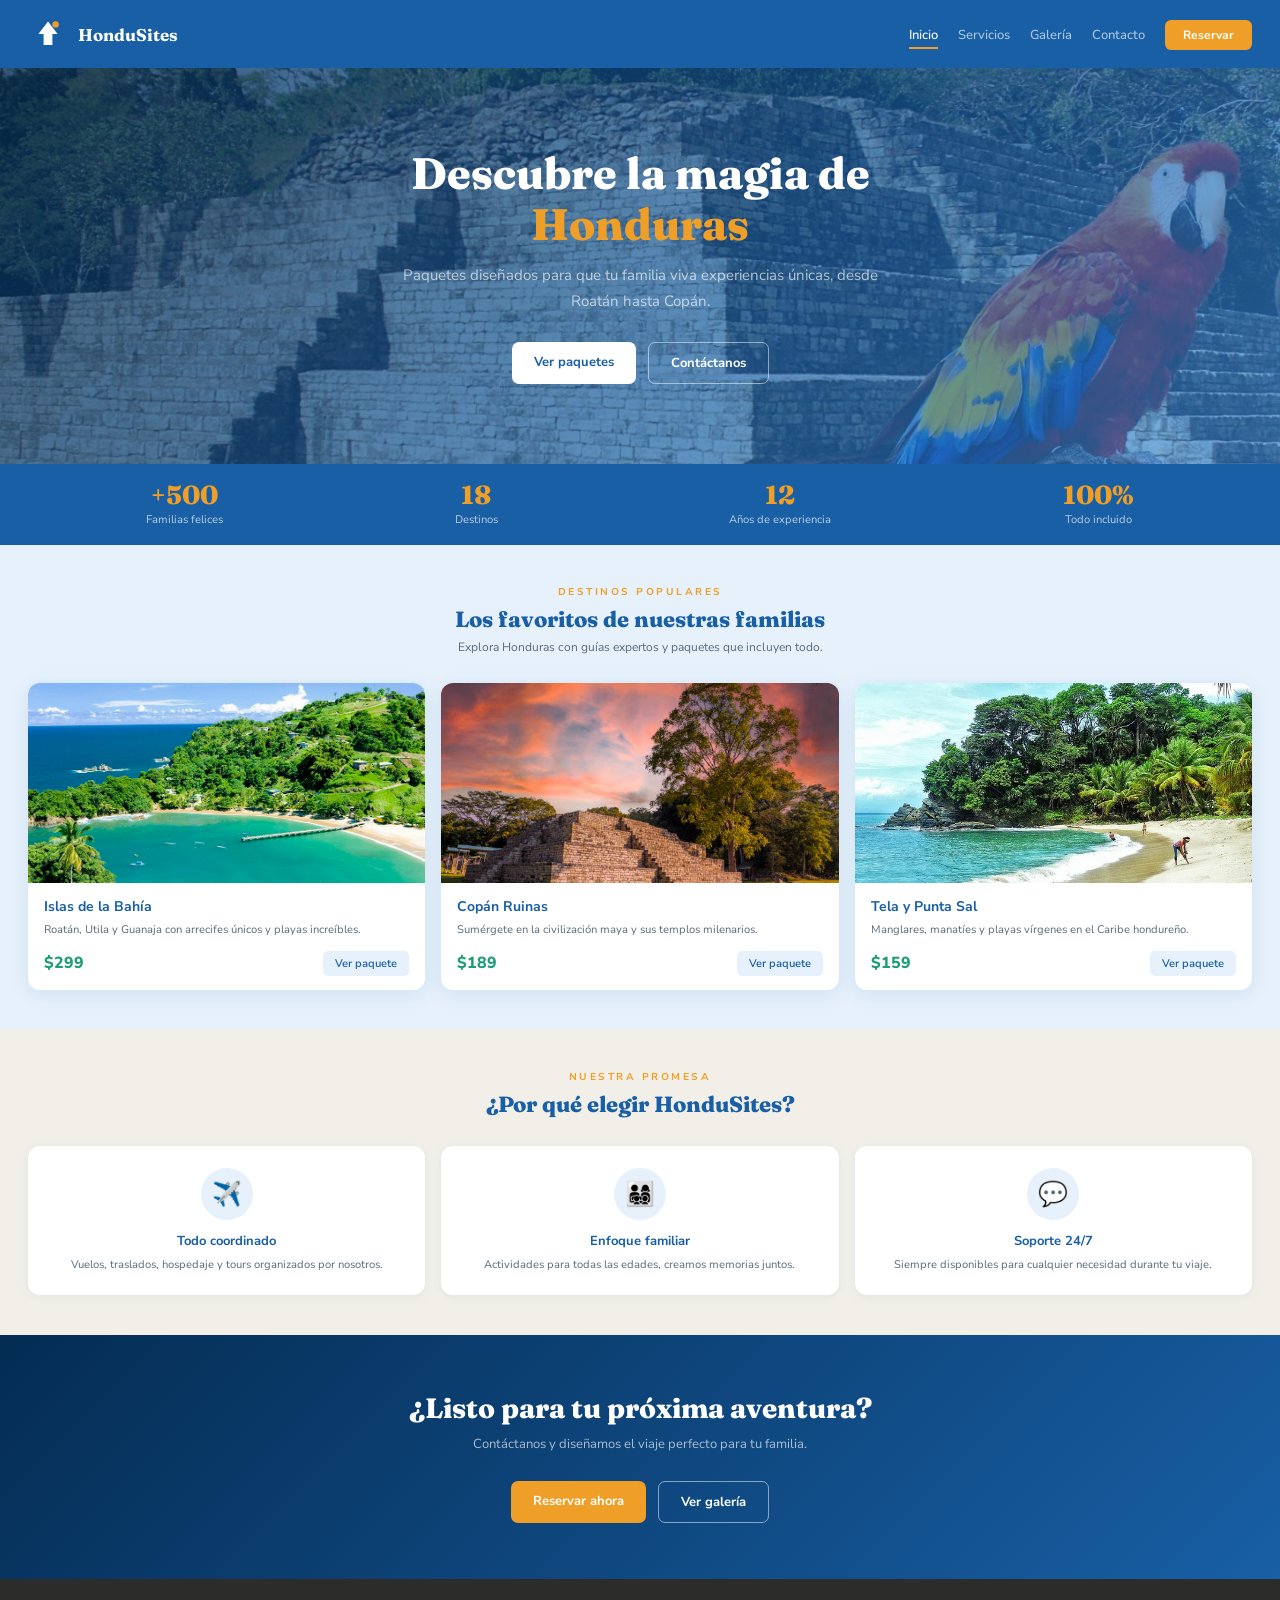
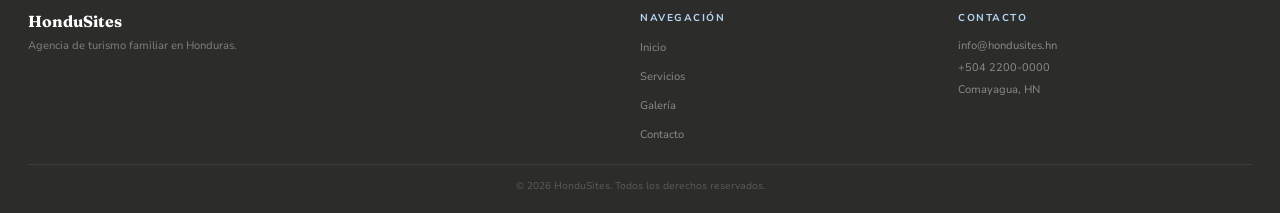
<file: index.html>
<!DOCTYPE html>
<html lang="es">
<head>
  <meta charset="UTF-8" />
  <meta name="viewport" content="width=device-width, initial-scale=1.0" />
  <title>HonduSites</title>
  <link rel="preconnect" href="https://fonts.googleapis.com">
  <link rel="preconnect" href="https://fonts.gstatic.com" crossorigin>
  <link href="https://fonts.googleapis.com/css2?family=Nunito+Sans:wght@400;600;700;800&family=Fraunces:ital,wght@0,700;0,800;1,700&display=swap" rel="stylesheet">
  <link rel="stylesheet" href="styles.css">
</head>
<body>

<div class="sitio">
  <nav class="navbar">
    <a href="#" class="navbar__marca">
      <img src="img/logo.svg" alt="HonduSites" class="logo">
      <div class="marca-nombre">HonduSites</div>
    </a>
    <input type="checkbox" id="menu-toggle" class="menu-check">
    <label for="menu-toggle" class="menu-btn" aria-label="Abrir menú">
      <span></span>
      <span></span>
      <span></span>
    </label>

    <ul class="nav-lista">
      <li><a href="index.html" class="activo">Inicio</a></li>
      <li><a href="servicios.html">Servicios</a></li>
      <li><a href="galeria.html">Galería</a></li>
      <li><a href="contacto.html">Contacto</a></li>
      <li><a href="reservar.html" class="btn-reservar">Reservar</a></li>
    </ul>
  </nav>

  <div class="hero">
    <div class="hero__contenido">
      <h1 class="hero__titulo">
        Descubre la magia de<br>
        <em>Honduras</em>
      </h1>
      <p class="hero__desc">
        Paquetes diseñados para que tu familia viva experiencias únicas, desde Roatán hasta Copán.
      </p>
      <div class="hero__botones">
        <a href="#paquetes" class="btn btn--primario">Ver paquetes</a>
        <a href="#contacto" class="btn btn--contorno">Contáctanos</a>
      </div>
    </div>
  </div>

  <div class="barra-stats">
    <div class="stat">
      <div class="stat__num">+500</div>
      <div class="stat__label">Familias felices</div>
    </div>
    <div class="stat">
      <div class="stat__num">18</div>
      <div class="stat__label">Destinos</div>
    </div>
    <div class="stat">
      <div class="stat__num">12</div>
      <div class="stat__label">Años de experiencia</div>
    </div>
    <div class="stat">
      <div class="stat__num">100%</div>
      <div class="stat__label">Todo incluido</div>
    </div>
  </div>

  <div id="paquetes" class="seccion sec--azul">
    <div class="sec__cabecera">
      <div class="sec__label">Destinos populares</div>
      <h2 class="sec__titulo">Los favoritos de nuestras familias</h2>
      <p class="sec__subtitulo">Explora Honduras con guías expertos y paquetes que incluyen todo.</p>
    </div>
    <div class="grid-paquetes">

      <div class="tarjeta">
        <div class="tarjeta__img-wrap">
          <img src="img/islas.jpg" alt="Islas de la Bahía" class="tarjeta__img">
          <div class="tarjeta__overlay">
            <p class="tarjeta__overlay-texto">
              3 noches · Todo incluido<br>
              Vuelo + hotel + snorkel<br>
              Salidas todos los viernes
            </p>
          </div>
        </div>
        <div class="tarjeta__cuerpo">
          <h3 class="tarjeta__titulo">Islas de la Bahía</h3>
          <p class="tarjeta__desc">Roatán, Utila y Guanaja con arrecifes únicos y playas increíbles.</p>
          <div class="tarjeta__pie">
            <span class="tarjeta__precio">$299</span>
            <a href="#" class="tarjeta__enlace">Ver paquete</a>
          </div>
        </div>
      </div>

      <div class="tarjeta">
        <div class="tarjeta__img-wrap">
          <img src="img/copan.jpg" alt="Copán Ruinas" class="tarjeta__img">
          <div class="tarjeta__overlay">
            <p class="tarjeta__overlay-texto">
              1 semana · Todo incluido<br>
              Vuelo + hotel + tour <br>
              Salidas todos los días
            </p>
          </div>
        </div>
        <div class="tarjeta__cuerpo">
          <h3 class="tarjeta__titulo">Copán Ruinas</h3>
          <p class="tarjeta__desc">Sumérgete en la civilización maya y sus templos milenarios.</p>
          <div class="tarjeta__pie">
            <span class="tarjeta__precio">$189</span>
            <a href="#" class="tarjeta__enlace">Ver paquete</a>
          </div>
        </div>
      </div>

      <div class="tarjeta">
        <div class="tarjeta__img-wrap">
          <img src="img/tela.jpg" alt="Tela y Punta Sal" class="tarjeta__img">
          <div class="tarjeta__overlay">
            <p class="tarjeta__overlay-texto">
              5 días · Todo incluido<br>
              Vuelo + hotel + playa<br>
              Disfruta de la costa caribeña
            </p>
          </div>
        </div>
        <div class="tarjeta__cuerpo">
          <h3 class="tarjeta__titulo">Tela y Punta Sal</h3>
          <p class="tarjeta__desc">Manglares, manatíes y playas vírgenes en el Caribe hondureño.</p>
          <div class="tarjeta__pie">
            <span class="tarjeta__precio">$159</span>
            <a href="#" class="tarjeta__enlace">Ver paquete</a>
          </div>
        </div>
      </div>

    </div>
  </div>

  <div id="servicios" class="seccion sec--calido">
    <div class="sec__cabecera">
      <div class="sec__label">Nuestra promesa</div>
      <h2 class="sec__titulo">¿Por qué elegir HonduSites?</h2>
    </div>
    <div class="grid-beneficios">

      <div class="beneficio">
        <div class="beneficio__icono">✈️</div>
        <h3 class="beneficio__titulo">Todo coordinado</h3>
        <p class="beneficio__desc">Vuelos, traslados, hospedaje y tours organizados por nosotros.</p>
      </div>

      <div class="beneficio">
        <div class="beneficio__icono">👨‍👩‍👧‍👦</div>
        <h3 class="beneficio__titulo">Enfoque familiar</h3>
        <p class="beneficio__desc">Actividades para todas las edades, creamos memorias juntos.</p>
      </div>

      <div class="beneficio">
        <div class="beneficio__icono">💬</div>
        <h3 class="beneficio__titulo">Soporte 24/7</h3>
        <p class="beneficio__desc">Siempre disponibles para cualquier necesidad durante tu viaje.</p>
      </div>

    </div>
  </div>

  <div id="reservar" class="seccion sec--oscuro sec-cta">
    <h2 class="sec__titulo">¿Listo para tu próxima aventura?</h2>
    <p class="sec__subtitulo">Contáctanos y diseñamos el viaje perfecto para tu familia.</p>
    <div class="hero__botones">
      <a href="reservar.html" class="btn btn--dorado">Reservar ahora</a>
      <a href="galeria.html" class="btn btn--contorno">Ver galería</a>
    </div>
  </div>

  <footer id="contacto" class="pie">
    <div class="pie__grid">
      <div>
        <div class="pie__nombre">HonduSites</div>
        <p class="pie__desc">Agencia de turismo familiar en Honduras.</p>
      </div>
      <div>
        <div class="pie__col-titulo">Navegación</div>
        <ul class="pie__enlaces">
          <li><a href="index.html">Inicio</a></li>
          <li><a href="servicios.html">Servicios</a></li>
          <li><a href="galeria.html">Galería</a></li>
          <li><a href="contacto.html">Contacto</a></li>
        </ul>
      </div>
      <div>
        <div class="pie__col-titulo">Contacto</div>
        <div class="pie__contacto">info@hondusites.hn</div>
        <div class="pie__contacto">+504 2200-0000</div>
        <div class="pie__contacto">Comayagua, HN</div>
      </div>
    </div>
    <div class="pie__derechos">© 2026 HonduSites. Todos los derechos reservados.</div>
  </footer>

</div>
</body>
</html>
</file>
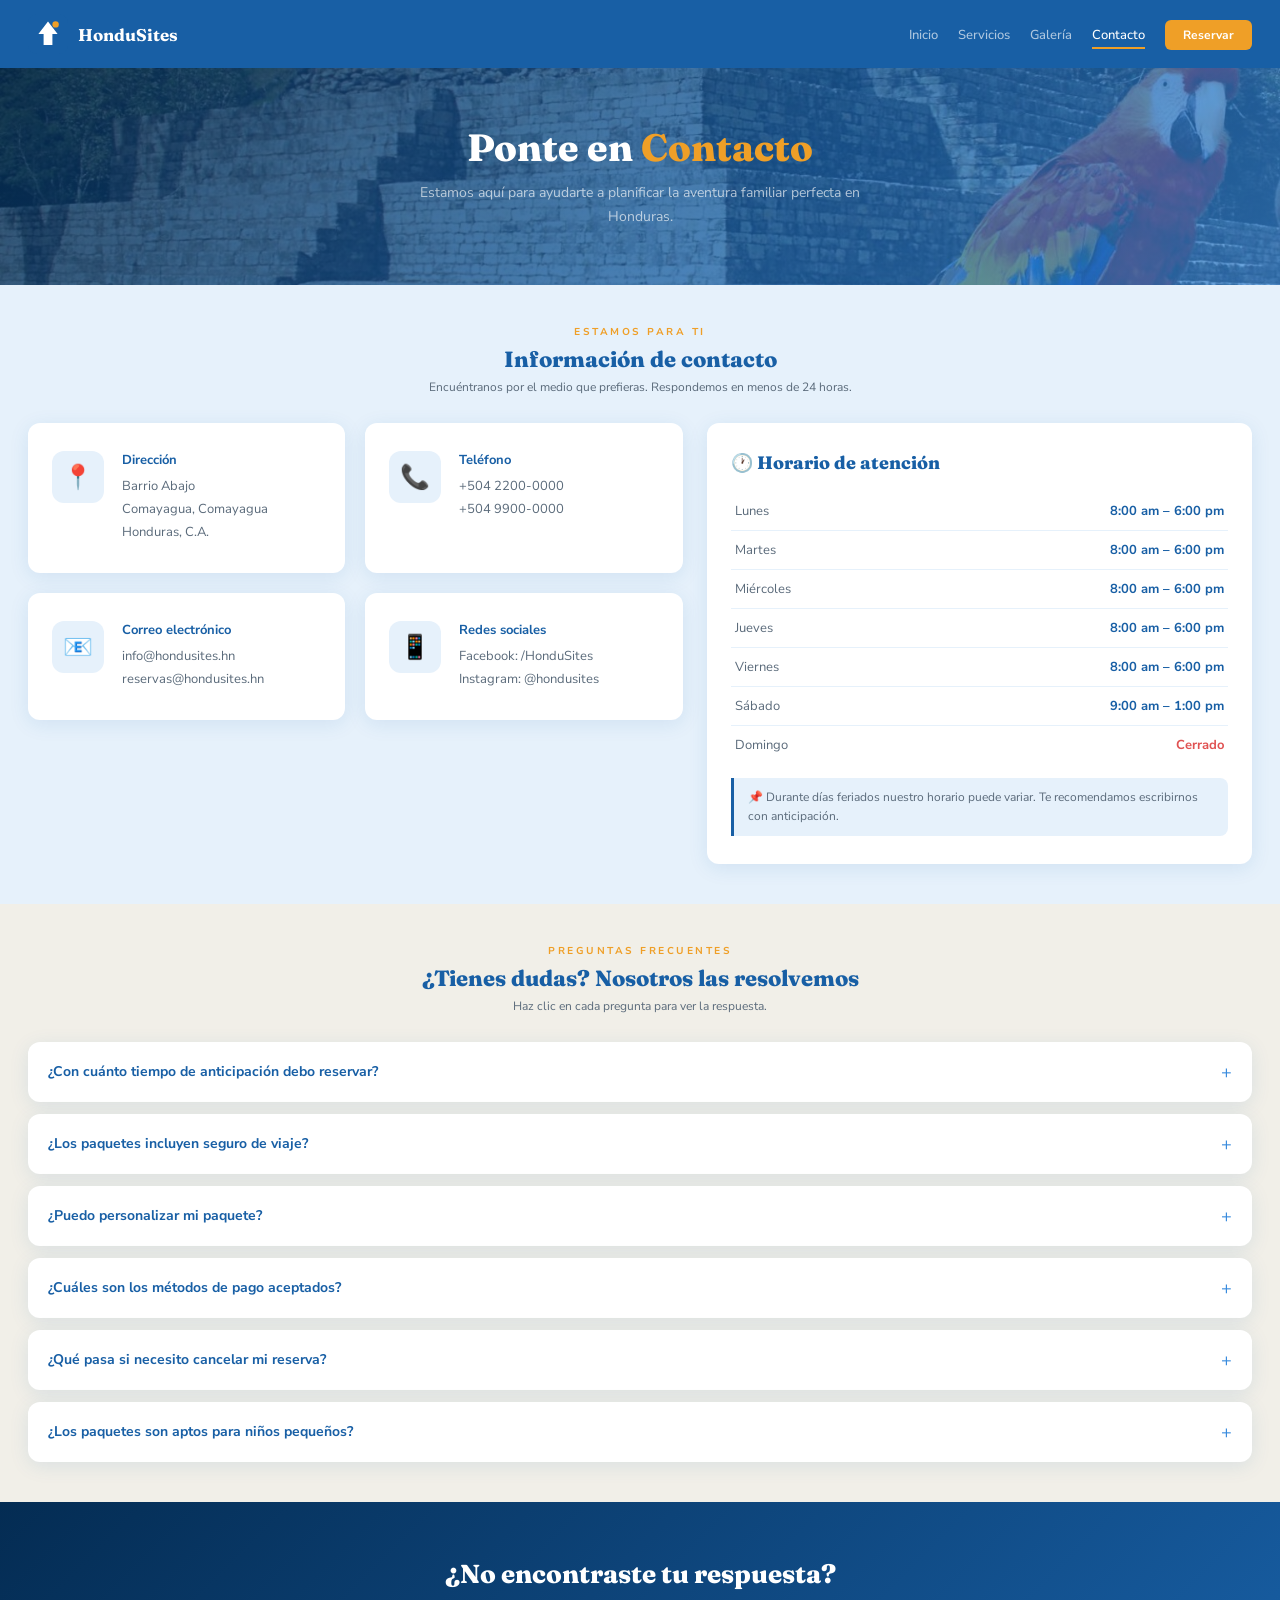
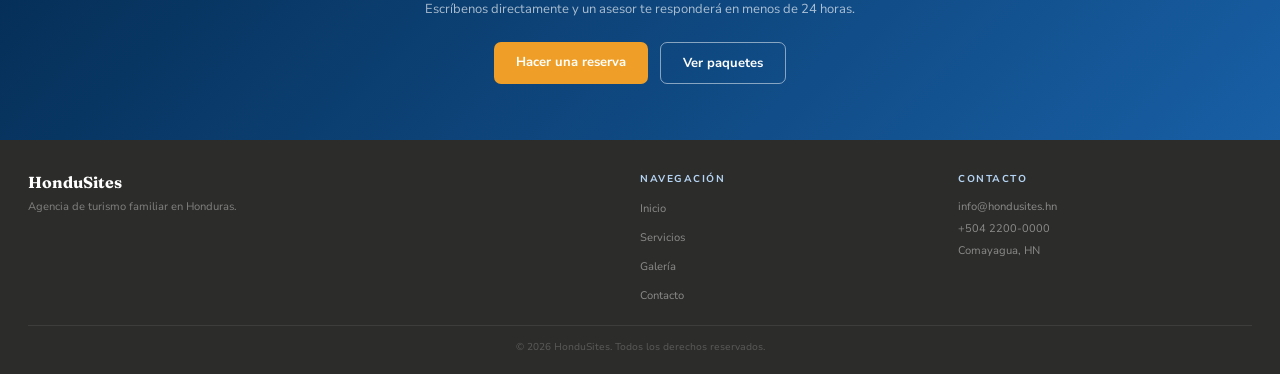
<file: contacto.html>
<!DOCTYPE html>
<html lang="es">
<head>
  <meta charset="UTF-8" />
  <meta name="viewport" content="width=device-width, initial-scale=1.0" />
  <title>Contacto — HonduSites</title>
  <link rel="preconnect" href="https://fonts.googleapis.com">
  <link rel="preconnect" href="https://fonts.gstatic.com" crossorigin>
  <link href="https://fonts.googleapis.com/css2?family=Nunito+Sans:wght@400;600;700;800&family=Fraunces:ital,wght@0,700;0,800;1,700&display=swap" rel="stylesheet">
  <link rel="stylesheet" href="styles.css">
  <link rel="stylesheet" href="styles_contacto.css">
</head>
<body>
<div class="sitio">


  <nav class="navbar">
    <a href="index.html" class="navbar__marca">
      <img src="img/logo.svg" alt="HonduSites" class="logo">
      <div class="marca-nombre">HonduSites</div>
    </a>
    <input type="checkbox" id="menu-toggle" class="menu-check">
    <label for="menu-toggle" class="menu-btn" aria-label="Abrir menú">
      <span></span><span></span><span></span>
    </label>
    <ul class="nav-lista">
      <li><a href="index.html">Inicio</a></li>
      <li><a href="servicios.html">Servicios</a></li>
      <li><a href="galeria.html">Galería</a></li>
      <li><a href="contacto.html" class="activo">Contacto</a></li>
      <li><a href="reservar.html" class="btn-reservar">Reservar</a></li>
    </ul>
  </nav>


  <div class="page-hero">
    <h1 class="page-hero__titulo">Ponte en <em>Contacto</em></h1>
    <p class="page-hero__desc">Estamos aquí para ayudarte a planificar la aventura familiar perfecta en Honduras.</p>
  </div>


  <div class="seccion sec--azul">
    <div class="sec__cabecera">
      <div class="sec__label">Estamos para ti</div>
      <h2 class="sec__titulo">Información de contacto</h2>
      <p class="sec__subtitulo">Encuéntranos por el medio que prefieras. Respondemos en menos de 24 horas.</p>
    </div>

    <div class="contacto-layout">


      <div>
        <div class="grid-contacto">

          <div class="contacto-card">
            <div class="contacto-card__icono">📍</div>
            <div>
              <div class="contacto-card__titulo">Dirección</div>
              <div class="contacto-card__texto">
                Barrio Abajo<br>
                Comayagua, Comayagua<br>
                Honduras, C.A.
              </div>
            </div>
          </div>

          <div class="contacto-card">
            <div class="contacto-card__icono">📞</div>
            <div>
              <div class="contacto-card__titulo">Teléfono</div>
              <div class="contacto-card__texto">
                +504 2200-0000<br>
                +504 9900-0000
              </div>
            </div>
          </div>

          <div class="contacto-card">
            <div class="contacto-card__icono">📧</div>
            <div>
              <div class="contacto-card__titulo">Correo electrónico</div>
              <div class="contacto-card__texto">
                info@hondusites.hn<br>
                reservas@hondusites.hn
              </div>
            </div>
          </div>

          <div class="contacto-card">
            <div class="contacto-card__icono">📱</div>
            <div>
              <div class="contacto-card__titulo">Redes sociales</div>
              <div class="contacto-card__texto">
                Facebook: /HonduSites<br>
                Instagram: @hondusites
              </div>
            </div>
          </div>

        </div>
      </div>

      <div class="horario-card">
        <div class="horario-card__titulo">🕐 Horario de atención</div>
        <table class="horario-tabla">
          <tr>
            <td>Lunes</td>
            <td>8:00 am – 6:00 pm</td>
          </tr>
          <tr>
            <td>Martes</td>
            <td>8:00 am – 6:00 pm</td>
          </tr>
          <tr>
            <td>Miércoles</td>
            <td>8:00 am – 6:00 pm</td>
          </tr>
          <tr>
            <td>Jueves</td>
            <td>8:00 am – 6:00 pm</td>
          </tr>
          <tr>
            <td>Viernes</td>
            <td>8:00 am – 6:00 pm</td>
          </tr>
          <tr>
            <td>Sábado</td>
            <td>9:00 am – 1:00 pm</td>
          </tr>
          <tr class="cerrado">
            <td>Domingo</td>
            <td>Cerrado</td>
          </tr>
        </table>
        <div class="horario-nota">
          📌 Durante días feriados nuestro horario puede variar. Te recomendamos escribirnos con anticipación.
        </div>
      </div>

    </div>
  </div>

  <div class="seccion sec--calido">
    <div class="sec__cabecera">
      <div class="sec__label">Preguntas frecuentes</div>
      <h2 class="sec__titulo">¿Tienes dudas? Nosotros las resolvemos</h2>
      <p class="sec__subtitulo">Haz clic en cada pregunta para ver la respuesta.</p>
    </div>

    <div class="faq-lista">

      <div class="faq-item">
        <input type="checkbox" id="faq1" class="faq-check">
        <label for="faq1" class="faq-pregunta">
          ¿Con cuánto tiempo de anticipación debo reservar?
          <span class="faq-icono">+</span>
        </label>
        <div class="faq-respuesta">
          Recomendamos reservar con al menos 2 semanas de anticipación para temporada normal, y entre 4 y 6 semanas en temporada alta como Navidad, Semana Santa y verano escolar. Esto nos permite garantizarte disponibilidad y el mejor precio.
        </div>
      </div>

      <div class="faq-item">
        <input type="checkbox" id="faq2" class="faq-check">
        <label for="faq2" class="faq-pregunta">
          ¿Los paquetes incluyen seguro de viaje?
          <span class="faq-icono">+</span>
        </label>
        <div class="faq-respuesta">
          Todos nuestros paquetes incluyen seguro básico de viaje. También ofrecemos planes extendidos con cobertura médica completa por un costo adicional. Te recomendamos consultarlo al momento de hacer tu reserva.
        </div>
      </div>

      <div class="faq-item">
        <input type="checkbox" id="faq3" class="faq-check">
        <label for="faq3" class="faq-pregunta">
          ¿Puedo personalizar mi paquete?
          <span class="faq-icono">+</span>
        </label>
        <div class="faq-respuesta">
          ¡Absolutamente! Diseñamos itinerarios completamente a la medida de tu familia. Podemos ajustar fechas, destinos, hospedaje y actividades según tu presupuesto e intereses. Contáctanos y con gusto te asesoramos sin compromiso.
        </div>
      </div>

      <div class="faq-item">
        <input type="checkbox" id="faq4" class="faq-check">
        <label for="faq4" class="faq-pregunta">
          ¿Cuáles son los métodos de pago aceptados?
          <span class="faq-icono">+</span>
        </label>
        <div class="faq-respuesta">
          Aceptamos transferencias bancarias, tarjetas de crédito y débito, y pagos en efectivo en nuestra oficina. También ofrecemos planes de pago en cuotas sin intereses para paquetes seleccionados.
        </div>
      </div>

      <div class="faq-item">
        <input type="checkbox" id="faq5" class="faq-check">
        <label for="faq5" class="faq-pregunta">
          ¿Qué pasa si necesito cancelar mi reserva?
          <span class="faq-icono">+</span>
        </label>
        <div class="faq-respuesta">
          Contamos con una política de cancelación flexible. Las cancelaciones realizadas con más de 15 días de anticipación reciben un reembolso completo. Entre 7 y 14 días, el 50%. Menos de 7 días no aplica reembolso. En casos de fuerza mayor evaluamos cada situación de forma individual.
        </div>
      </div>

      <div class="faq-item">
        <input type="checkbox" id="faq6" class="faq-check">
        <label for="faq6" class="faq-pregunta">
          ¿Los paquetes son aptos para niños pequeños?
          <span class="faq-icono">+</span>
        </label>
        <div class="faq-respuesta">
          Sí, todos nuestros paquetes familiares están diseñados para disfrutarse con niños de todas las edades. Contamos con actividades adaptadas y guías con experiencia en turismo familiar. Cuéntanos las edades de tus hijos y te recomendamos el paquete ideal.
        </div>
      </div>

    </div>
  </div>

  <div class="seccion sec--oscuro sec-cta">
    <h2 class="sec__titulo">¿No encontraste tu respuesta?</h2>
    <p class="sec__subtitulo">Escríbenos directamente y un asesor te responderá en menos de 24 horas.</p>
    <div class="hero__botones">
      <a href="reservar.html" class="btn btn--dorado">Hacer una reserva</a>
      <a href="servicios.html" class="btn btn--contorno">Ver paquetes</a>
    </div>
  </div>

  <footer class="pie">
    <div class="pie__grid">
      <div>
        <div class="pie__nombre">HonduSites</div>
        <p class="pie__desc">Agencia de turismo familiar en Honduras.</p>
      </div>
      <div>
        <div class="pie__col-titulo">Navegación</div>
        <ul class="pie__enlaces">
          <li><a href="index.html">Inicio</a></li>
          <li><a href="servicios.html">Servicios</a></li>
          <li><a href="galeria.html">Galería</a></li>
          <li><a href="contacto.html">Contacto</a></li>
        </ul>
      </div>
      <div>
        <div class="pie__col-titulo">Contacto</div>
        <div class="pie__contacto">info@hondusites.hn</div>
        <div class="pie__contacto">+504 2200-0000</div>
        <div class="pie__contacto">Comayagua, HN</div>
      </div>
    </div>
    <div class="pie__derechos">© 2026 HonduSites. Todos los derechos reservados.</div>
  </footer>

</div>
</body>
</html>
</file>
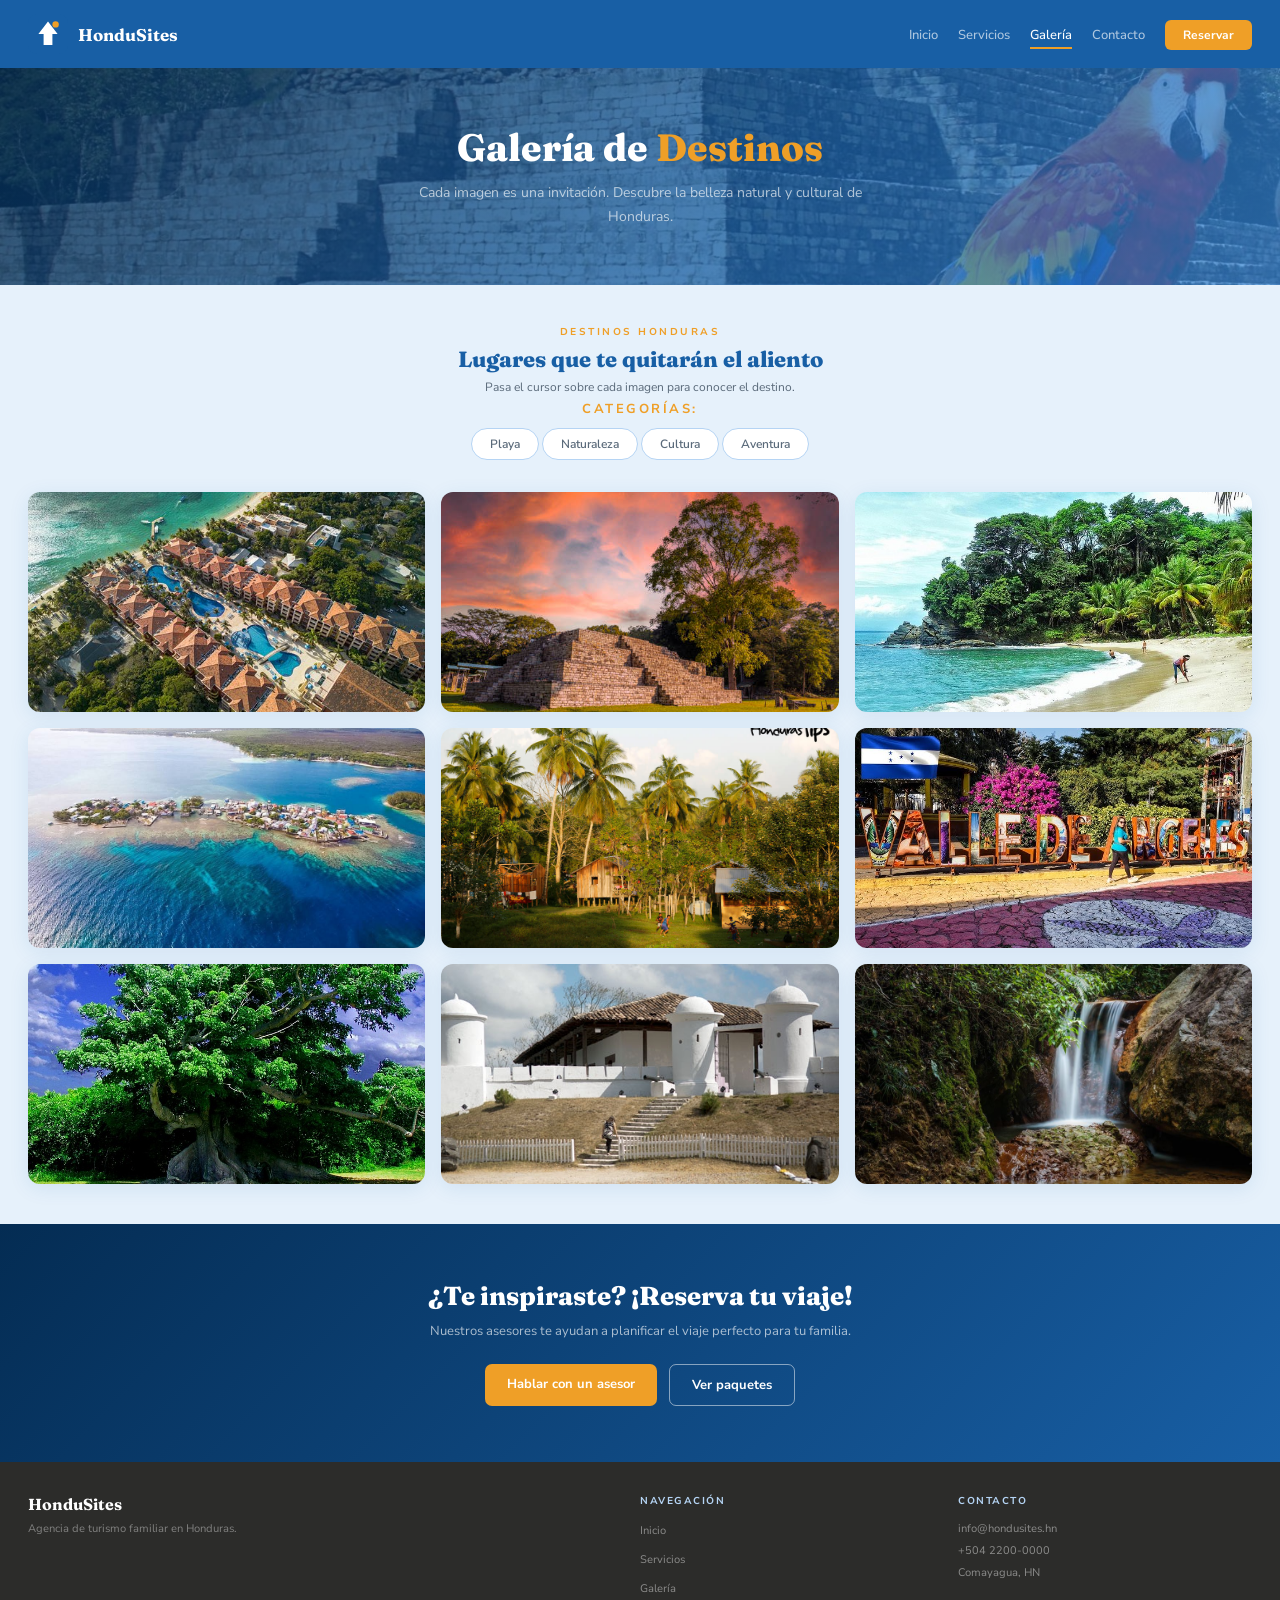
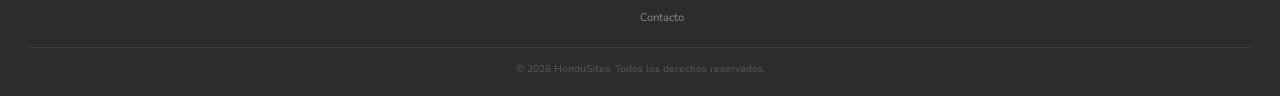
<file: galeria.html>
<!DOCTYPE html>
<html lang="es">
<head>
  <meta charset="UTF-8" />
  <meta name="viewport" content="width=device-width, initial-scale=1.0" />
  <title>Galería — HonduSites</title>
  <link rel="preconnect" href="https://fonts.googleapis.com">
  <link rel="preconnect" href="https://fonts.gstatic.com" crossorigin>
  <link href="https://fonts.googleapis.com/css2?family=Nunito+Sans:wght@400;600;700;800&family=Fraunces:ital,wght@0,700;0,800;1,700&display=swap" rel="stylesheet">
  <link rel="stylesheet" href="styles.css">
  <link rel="stylesheet" href="styles_galeria.css">
</head>
<body>

<div class="sitio">

  <nav class="navbar">
    <a href="index.html" class="navbar__marca">
      <img src="img/logo.svg" alt="HonduSites" class="logo">
      <div class="marca-nombre">HonduSites</div>
    </a>

    <input type="checkbox" id="menu-toggle" class="menu-check">
    <label for="menu-toggle" class="menu-btn" aria-label="Abrir menú">
      <span></span><span></span><span></span>
    </label>

    <ul class="nav-lista">
      <li><a href="index.html">Inicio</a></li>
      <li><a href="servicios.html">Servicios</a></li>
      <li><a href="galeria.html" class="activo">Galería</a></li>
      <li><a href="contacto.html">Contacto</a></li>
      <li><a href="reservar.html" class="btn-reservar">Reservar</a></li>
    </ul>
  </nav>

  <div class="page-hero">
    <h1 class="page-hero__titulo">Galería de <em>Destinos</em></h1>
    <p class="page-hero__desc">Cada imagen es una invitación. Descubre la belleza natural y cultural de Honduras.</p>
  </div>

  <div class="seccion sec--azul">
    <div class="sec__cabecera">
      <div class="sec__label">Destinos Honduras</div>
      <h2 class="sec__titulo">Lugares que te quitarán el aliento</h2>
      <p class="sec__subtitulo">Pasa el cursor sobre cada imagen para conocer el destino.</p>
      <p class="sec__label" style="font-size:13px; margin-top: 5px;">Categorías:</p>
    </div>

    <div class="filtros">
      <div class="filtro">Playa</div>
      <div class="filtro">Naturaleza</div>
      <div class="filtro">Cultura</div>
      <div class="filtro">Aventura</div>
    </div>

    <div class="grid-galeria">

      <div class="gal-item">
        <img src="img/roatan.jpg" alt="Roatán" class="gal-item__img">
        <div class="gal-item__overlay">
          <div class="gal-item__lugar">Roatán</div>
          <div class="gal-item__dept">Islas de la Bahía</div>
          <span class="gal-item__tag">Playa</span>
        </div>
      </div>

      <div class="gal-item">
        <img src="img/copan.jpg" alt="Copán Ruinas" class="gal-item__img">
        <div class="gal-item__overlay">
          <div class="gal-item__lugar">Copán Ruinas</div>
          <div class="gal-item__dept">Copán, Honduras</div>
          <span class="gal-item__tag">Cultura</span>
        </div>
      </div>

      <div class="gal-item">
        <img src="img/tela.jpg" alt="Tela" class="gal-item__img">
        <div class="gal-item__overlay">
          <div class="gal-item__lugar">Tela & Punta Sal</div>
          <div class="gal-item__dept">Atlántida, Honduras</div>
          <span class="gal-item__tag">Naturaleza</span>
        </div>
      </div>

      <div class="gal-item">
        <img src="img/utila.jpg" alt="Utila" class="gal-item__img">
        <div class="gal-item__overlay">
          <div class="gal-item__lugar">Utila</div>
          <div class="gal-item__dept">Islas de la Bahía</div>
          <span class="gal-item__tag">Aventura</span>
        </div>
      </div>

      <div class="gal-item">
        <img src="img/mosquitia.jpg" alt="La Mosquitia" class="gal-item__img">
        <div class="gal-item__overlay">
          <div class="gal-item__lugar">La Mosquitia</div>
          <div class="gal-item__dept">Gracias a Dios</div>
          <span class="gal-item__tag">Aventura</span>
        </div>
      </div>

      <div class="gal-item">
        <img src="img/valle.jpg" alt="Valle de Ángeles" class="gal-item__img">
        <div class="gal-item__overlay">
          <div class="gal-item__lugar">Valle de Ángeles</div>
          <div class="gal-item__dept">Francisco Morazán</div>
          <span class="gal-item__tag">Cultura</span>
        </div>
      </div>

      <div class="gal-item">
        <img src="img/ceiba.jpg" alt="La Ceiba" class="gal-item__img">
        <div class="gal-item__overlay">
          <div class="gal-item__lugar">La Ceiba</div>
          <div class="gal-item__dept">Atlántida, Honduras</div>
          <span class="gal-item__tag">Playa</span>
        </div>
      </div>

      <div class="gal-item">
        <img src="img/gracias.jpg" alt="Gracias" class="gal-item__img">
        <div class="gal-item__overlay">
          <div class="gal-item__lugar">Gracias</div>
          <div class="gal-item__dept">Lempira, Honduras</div>
          <span class="gal-item__tag">Cultura</span>
        </div>
      </div>

      <div class="gal-item">
        <img src="img/tigra.jpg" alt="La Tigra" class="gal-item__img">
        <div class="gal-item__overlay">
          <div class="gal-item__lugar">Parque La Tigra</div>
          <div class="gal-item__dept">Francisco Morazán</div>
          <span class="gal-item__tag">Naturaleza</span>
        </div>
      </div>

    </div>
  </div>

  <div class="seccion sec--oscuro sec-cta">
    <h2 class="sec__titulo">¿Te inspiraste? ¡Reserva tu viaje!</h2>
    <p class="sec__subtitulo">Nuestros asesores te ayudan a planificar el viaje perfecto para tu familia.</p>
    <div class="hero__botones">
      <a href="contacto.html" class="btn btn--dorado">Hablar con un asesor</a>
      <a href="servicios.html" class="btn btn--contorno">Ver paquetes</a>
    </div>
  </div>

  <footer id="contacto" class="pie">
    <div class="pie__grid">
      <div>
        <div class="pie__nombre">HonduSites</div>
        <p class="pie__desc">Agencia de turismo familiar en Honduras.</p>
      </div>
      <div>
        <div class="pie__col-titulo">Navegación</div>
        <ul class="pie__enlaces">
          <li><a href="index.html">Inicio</a></li>
          <li><a href="servicios.html">Servicios</a></li>
          <li><a href="galeria.html">Galería</a></li>
          <li><a href="contacto.html">Contacto</a></li>
        </ul>
      </div>
      <div>
        <div class="pie__col-titulo">Contacto</div>
        <div class="pie__contacto">info@hondusites.hn</div>
        <div class="pie__contacto">+504 2200-0000</div>
        <div class="pie__contacto">Comayagua, HN</div>
      </div>
    </div>
    <div class="pie__derechos">© 2026 HonduSites. Todos los derechos reservados.</div>
  </footer>

</div>

</body>
</html>
</file>
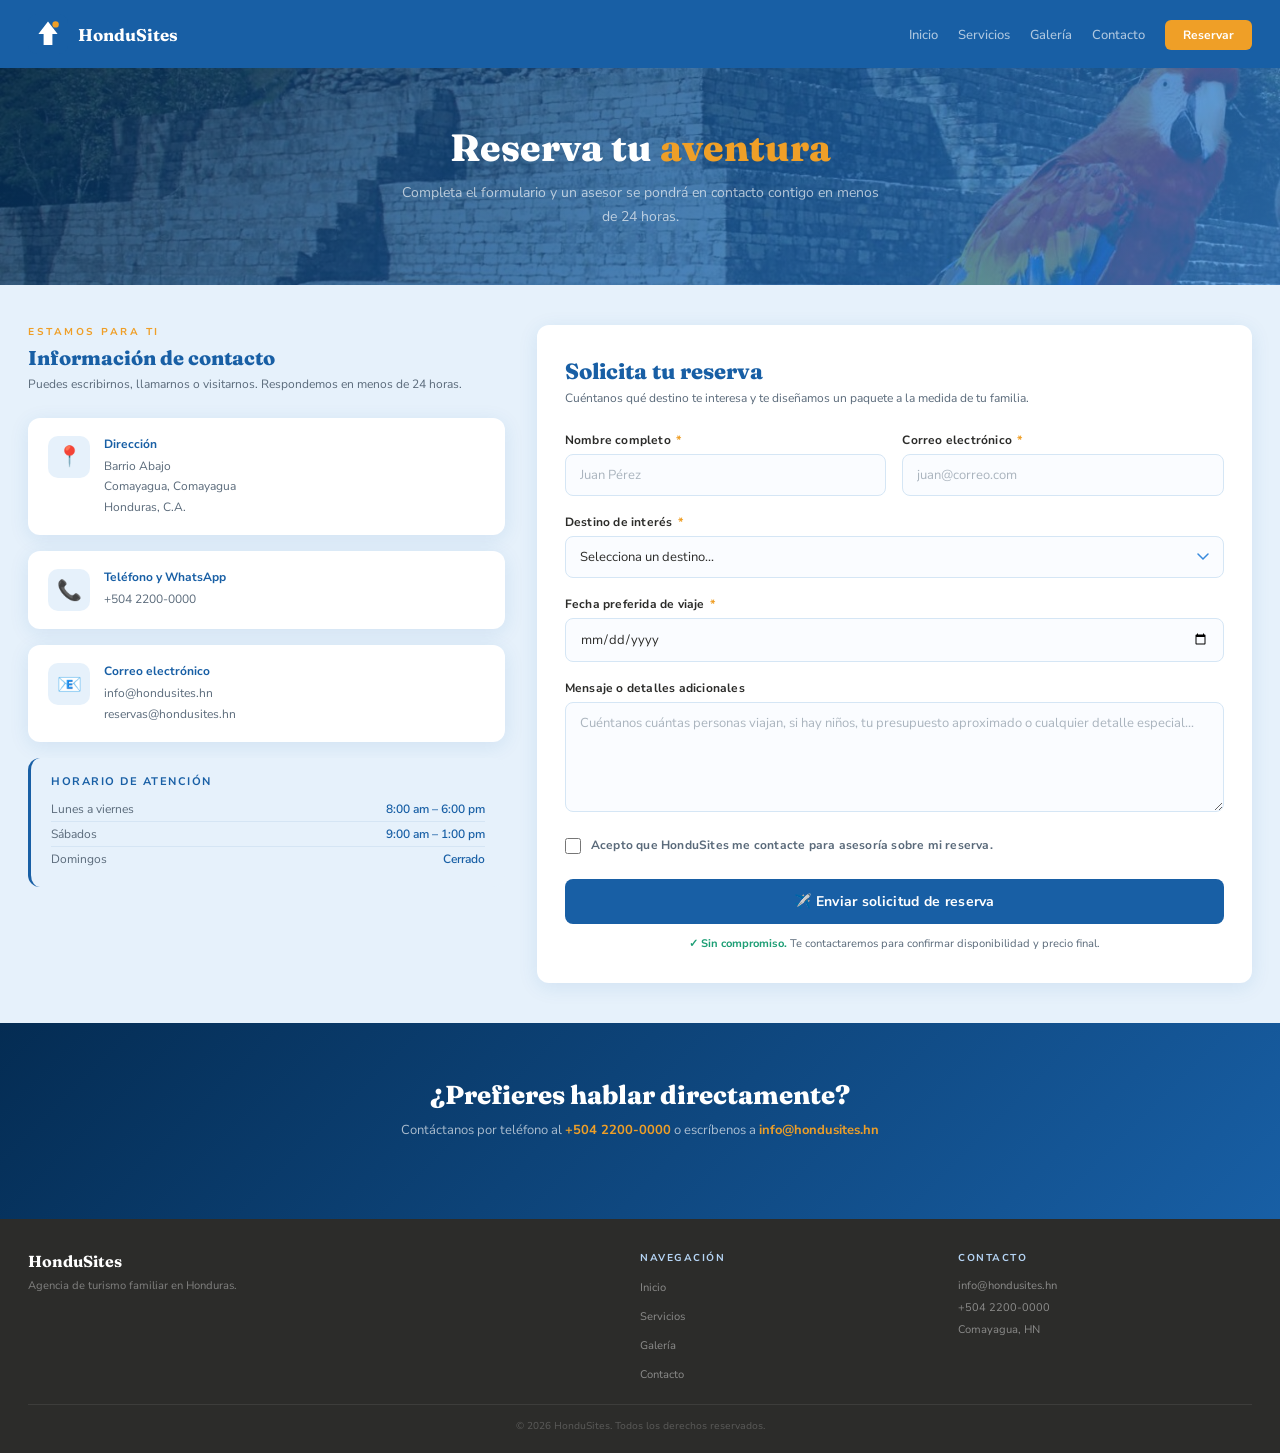
<file: reservar.html>
<!DOCTYPE html>
<html lang="es">
<head>
  <meta charset="UTF-8" />
  <meta name="viewport" content="width=device-width, initial-scale=1.0" />
  <title>Reservar — HonduSites</title>
  <link rel="preconnect" href="https://fonts.googleapis.com">
  <link rel="preconnect" href="https://fonts.gstatic.com" crossorigin>
  <link href="https://fonts.googleapis.com/css2?family=Nunito+Sans:wght@400;600;700;800&family=Fraunces:ital,wght@0,700;0,800;1,700&display=swap" rel="stylesheet">
  <link rel="stylesheet" href="styles.css">
  <link rel="stylesheet" href="styles_reservar.css">
</head>
<body>

<div class="sitio">

  <nav class="navbar">
    <a href="index.html" class="navbar__marca">
      <img src="img/logo.svg" alt="HonduSites" class="logo">
      <div class="marca-nombre">HonduSites</div>
    </a>

    <input type="checkbox" id="menu-toggle" class="menu-check">
    <label for="menu-toggle" class="menu-btn" aria-label="Abrir menú">
      <span></span><span></span><span></span>
    </label>

    <ul class="nav-lista">
      <li><a href="index.html">Inicio</a></li>
      <li><a href="servicios.html">Servicios</a></li>
      <li><a href="galeria.html">Galería</a></li>
      <li><a href="contacto.html">Contacto</a></li>
      <li><a href="reservar.html" class="btn-reservar activo">Reservar</a></li>
    </ul>
  </nav>

  <div class="page-hero">
    <h1 class="page-hero__titulo">Reserva tu <em>aventura</em></h1>
    <p class="page-hero__desc">Completa el formulario y un asesor se pondrá en contacto contigo en menos de 24 horas.</p>
  </div>

  <div class="seccion sec--azul">
    <div class="reservar-layout">

      <div class="info-contacto">
        <div>
          <div class="sec__label">Estamos para ti</div>
          <h2 class="info-titulo">Información de contacto</h2>
          <p class="info-subtitulo">Puedes escribirnos, llamarnos o visitarnos. Respondemos en menos de 24 horas.</p>
        </div>

        <div class="info-card">
          <div class="info-card__icono">📍</div>
          <div>
            <div class="info-card__titulo">Dirección</div>
            <div class="info-card__texto">
              Barrio Abajo<br>
              Comayagua, Comayagua<br>
              Honduras, C.A.
            </div>
          </div>
        </div>

        <div class="info-card">
          <div class="info-card__icono">📞</div>
          <div>
            <div class="info-card__titulo">Teléfono y WhatsApp</div>
            <div class="info-card__texto">
              +504 2200-0000
            </div>
          </div>
        </div>

        <div class="info-card">
          <div class="info-card__icono">📧</div>
          <div>
            <div class="info-card__titulo">Correo electrónico</div>
            <div class="info-card__texto">
              info@hondusites.hn<br>
              reservas@hondusites.hn
            </div>
          </div>
        </div>

        <div class="info-horario">
          <div class="info-horario__titulo">Horario de atención</div>
          <div class="info-horario__fila">
            <span>Lunes a viernes</span>
            <span>8:00 am – 6:00 pm</span>
          </div>
          <div class="info-horario__fila">
            <span>Sábados</span>
            <span>9:00 am – 1:00 pm</span>
          </div>
          <div class="info-horario__fila">
            <span>Domingos</span>
            <span>Cerrado</span>
          </div>
        </div>

      </div>

      <div class="form-card">
        <h3 class="form-card__titulo">Solicita tu reserva</h3>
        <p class="form-card__subtitulo">Cuéntanos qué destino te interesa y te diseñamos un paquete a la medida de tu familia.</p>

        <form action="#" method="POST">

          <div class="form-fila">
            <div class="form-grupo">
              <label for="nombre">Nombre completo <span class="requerido">*</span></label>
              <input type="text" id="nombre" name="nombre" placeholder="Juan Pérez" required />
            </div>
            <div class="form-grupo">
              <label for="email">Correo electrónico <span class="requerido">*</span></label>
              <input type="email" id="email" name="email" placeholder="juan@correo.com" required />
            </div>
          </div>

          <div class="form-grupo">
            <label for="destino">Destino de interés <span class="requerido">*</span></label>
            <select id="destino" name="destino" required>
              <option value="" disabled selected>Selecciona un destino...</option>
              <option value="roatan">Roatán — Islas de la Bahía</option>
              <option value="copan">Copán Ruinas</option>
              <option value="tela">Tela y Punta Sal</option>
              <option value="utila">Utila — Buceo</option>
              <option value="mosquitia">La Mosquitia</option>
              <option value="valle">Valle de Ángeles</option>
              <option value="ceiba">La Ceiba</option>
              <option value="otro">Otro destino</option>
            </select>
          </div>

          <div class="form-grupo">
            <label for="fecha">Fecha preferida de viaje <span class="requerido">*</span></label>
            <input type="date" id="fecha" name="fecha" required />
          </div>

          <div class="form-grupo">
            <label for="mensaje">Mensaje o detalles adicionales</label>
            <textarea id="mensaje" name="mensaje" placeholder="Cuéntanos cuántas personas viajan, si hay niños, tu presupuesto aproximado o cualquier detalle especial..."></textarea>
          </div>

          <div class="form-grupo">
            <label class="form-check">
              <input type="checkbox" name="acepto" required />
              Acepto que HonduSites me contacte para asesoría sobre mi reserva.
            </label>
          </div>

          <button type="submit" class="btn-enviar">✈️ Enviar solicitud de reserva</button>

          <p class="form-nota">
            <span>✓ Sin compromiso.</span> Te contactaremos para confirmar disponibilidad y precio final.
          </p>

        </form>
      </div>

    </div>
  </div>

  <div class="seccion sec--oscuro sec-cta">
    <h2 class="sec__titulo">¿Prefieres hablar directamente?</h2>
    <p class="sec__subtitulo">Contáctanos por teléfono al <strong style="color:var(--dorado);">+504 2200-0000</strong> o escríbenos a <strong style="color:var(--dorado);">info@hondusites.hn</strong></p>
  </div>

  <footer class="pie">
    <div class="pie__grid">
      <div>
        <div class="pie__nombre">HonduSites</div>
        <p class="pie__desc">Agencia de turismo familiar en Honduras.</p>
      </div>
      <div>
        <div class="pie__col-titulo">Navegación</div>
        <ul class="pie__enlaces">
          <li><a href="index.html">Inicio</a></li>
          <li><a href="servicios.html">Servicios</a></li>
          <li><a href="galeria.html">Galería</a></li>
          <li><a href="contacto.html">Contacto</a></li>
        </ul>
      </div>
      <div>
        <div class="pie__col-titulo">Contacto</div>
        <div class="pie__contacto">info@hondusites.hn</div>
        <div class="pie__contacto">+504 2200-0000</div>
        <div class="pie__contacto">Comayagua, HN</div>
      </div>
    </div>
    <div class="pie__derechos">© 2026 HonduSites. Todos los derechos reservados.</div>
  </footer>

</div>

</body>
</html>
</file>
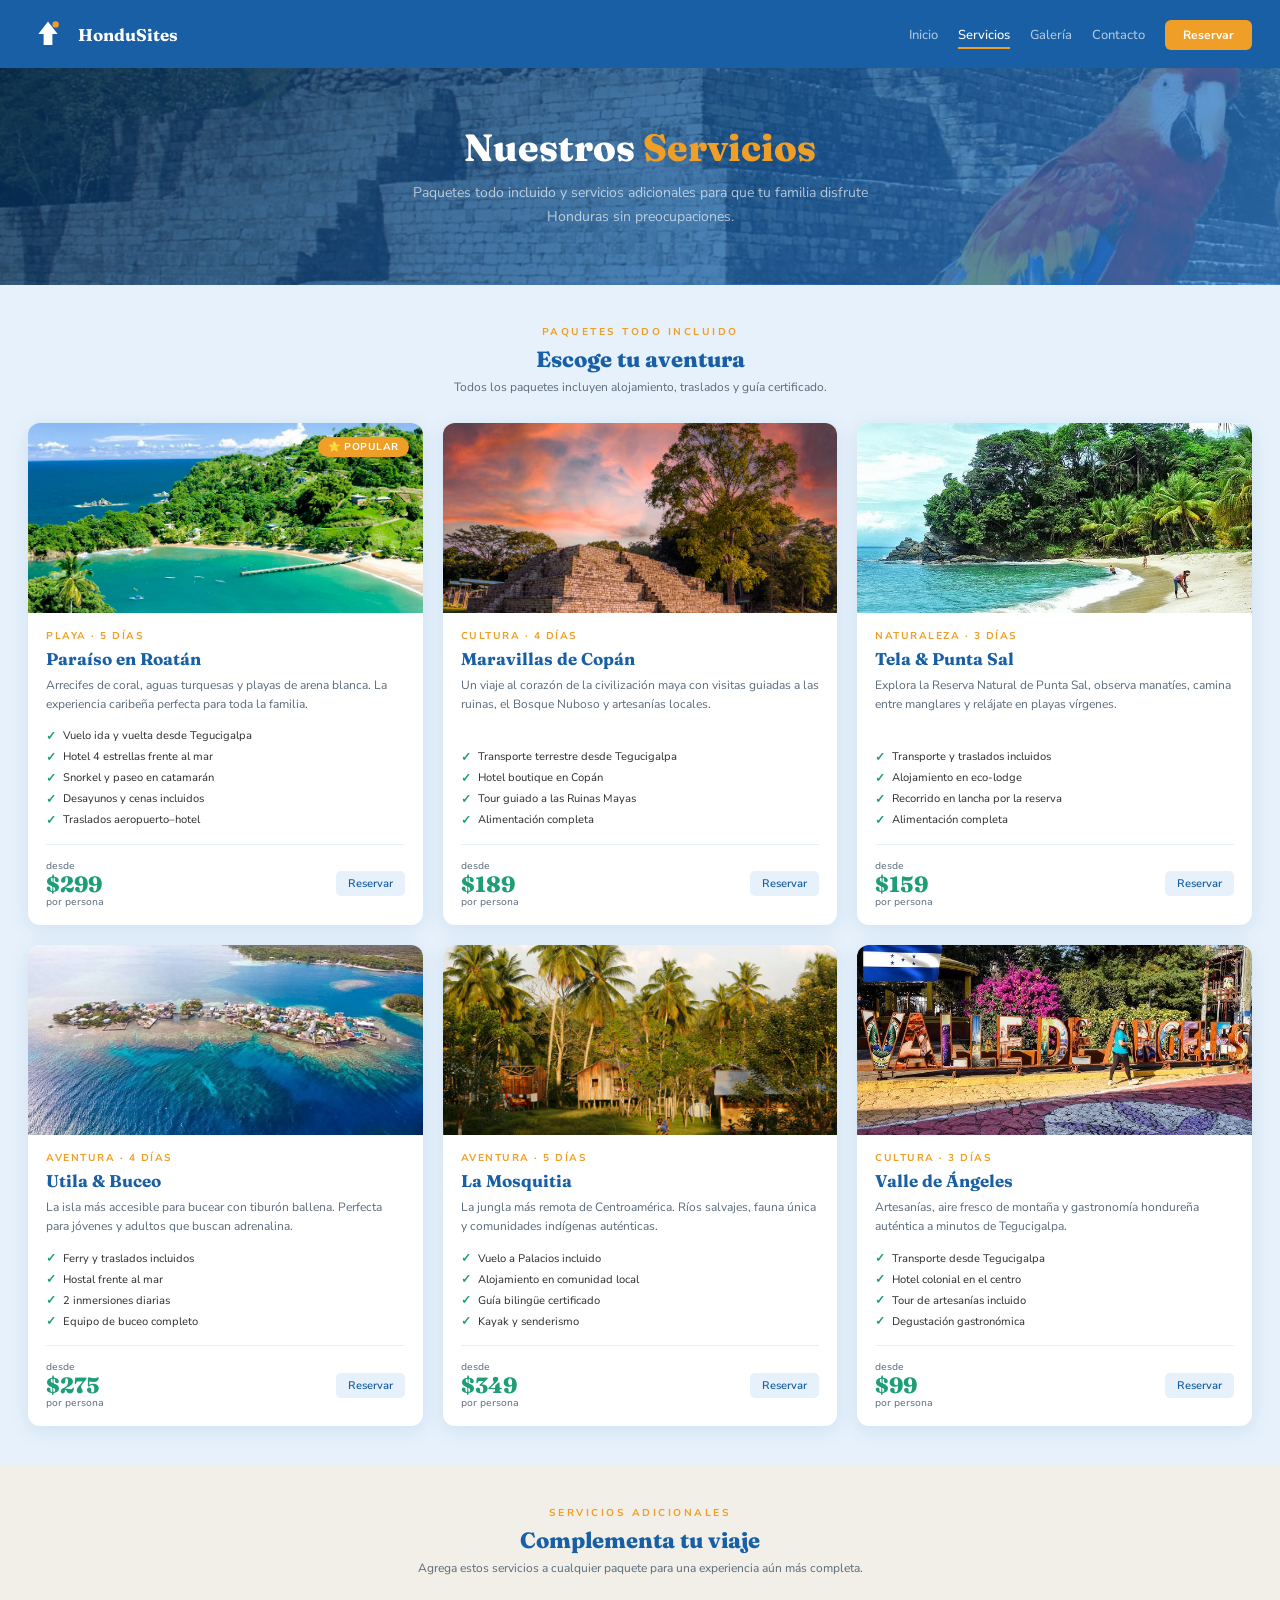
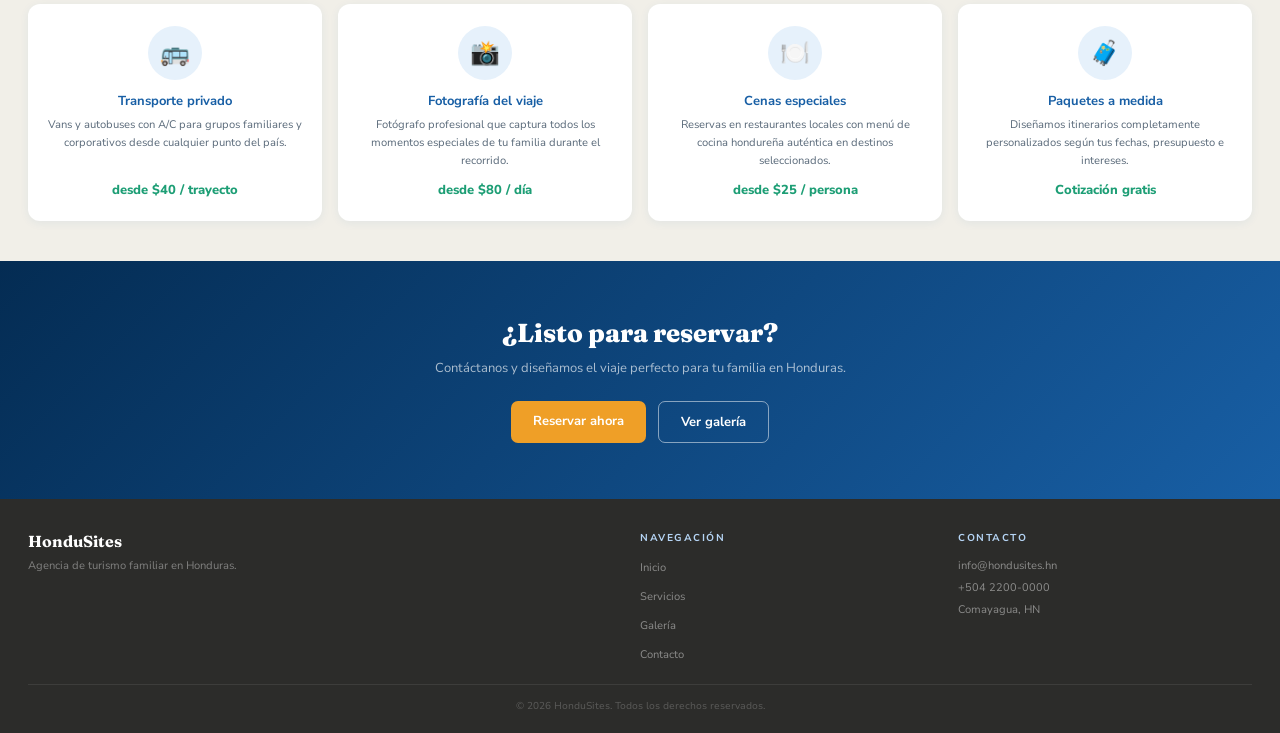
<file: servicios.html>
<!DOCTYPE html>
<html lang="es">
<head>
  <meta charset="UTF-8" />
  <meta name="viewport" content="width=device-width, initial-scale=1.0" />
  <title>Servicios — HonduSites</title>
  <link rel="preconnect" href="https://fonts.googleapis.com">
  <link rel="preconnect" href="https://fonts.gstatic.com" crossorigin>
  <link href="https://fonts.googleapis.com/css2?family=Nunito+Sans:wght@400;600;700;800&family=Fraunces:ital,wght@0,700;0,800;1,700&display=swap" rel="stylesheet">
  <link rel="stylesheet" href="styles.css">
  <link rel="stylesheet" href="styles_servicios.css">
</head>
<body>
<div class="sitio">

  <nav class="navbar">
    <a href="index.html" class="navbar__marca">
      <img src="img/logo.svg" alt="HonduSites" class="logo">
      <div class="marca-nombre">HonduSites</div>
    </a>
    <input type="checkbox" id="menu-toggle" class="menu-check">
    <label for="menu-toggle" class="menu-btn" aria-label="Abrir menú">
      <span></span><span></span><span></span>
    </label>
    <ul class="nav-lista">
      <li><a href="index.html">Inicio</a></li>
      <li><a href="servicios.html" class="activo">Servicios</a></li>
      <li><a href="galeria.html">Galería</a></li>
      <li><a href="contacto.html">Contacto</a></li>
      <li><a href="reservar.html" class="btn-reservar">Reservar</a></li>
    </ul>
  </nav>

  <div class="page-hero">
    <h1 class="page-hero__titulo">Nuestros <em>Servicios</em></h1>
    <p class="page-hero__desc">Paquetes todo incluido y servicios adicionales para que tu familia disfrute Honduras sin preocupaciones.</p>
  </div>

  <div class="seccion sec--azul">
    <div class="sec__cabecera">
      <div class="sec__label">Paquetes todo incluido</div>
      <h2 class="sec__titulo">Escoge tu aventura</h2>
      <p class="sec__subtitulo">Todos los paquetes incluyen alojamiento, traslados y guía certificado.</p>
    </div>
    <div class="grid-servicios">

      <div class="paquete">
        <span class="paquete__badge">⭐ Popular</span>
        <div class="paquete__img-wrap">
          <img src="img/islas.jpg" alt="Roatán" class="paquete__img">
          <div class="paquete__placeholder" style="display:none;background:linear-gradient(135deg,#0077b6,#00b4d8);">🏝️</div>
          <div class="paquete__overlay"><p class="paquete__overlay-texto">5 días · Todo incluido<br>Vuelo + hotel 4★ + snorkel<br>Salidas todos los viernes</p></div>
        </div>
        <div class="paquete__cuerpo">
          <div class="paquete__categoria">Playa · 5 días</div>
          <h3 class="paquete__titulo">Paraíso en Roatán</h3>
          <p class="paquete__desc">Arrecifes de coral, aguas turquesas y playas de arena blanca. La experiencia caribeña perfecta para toda la familia.</p>
          <ul class="paquete__incluye">
            <li>Vuelo ida y vuelta desde Tegucigalpa</li>
            <li>Hotel 4 estrellas frente al mar</li>
            <li>Snorkel y paseo en catamarán</li>
            <li>Desayunos y cenas incluidos</li>
            <li>Traslados aeropuerto–hotel</li>
          </ul>
          <div class="paquete__pie">
            <div>
              <div class="paquete__precio-label">desde</div>
              <div class="paquete__precio-monto">$299</div>
              <div class="paquete__precio-pp">por persona</div>
            </div>
            <a href="reservar.html" class="tarjeta__enlace">Reservar</a>
          </div>
        </div>
      </div>

      <div class="paquete">
        <div class="paquete__img-wrap">
          <img src="img/copan.jpg" alt="Copán Ruinas" class="paquete__img">
          <div class="paquete__placeholder" style="display:none;background:linear-gradient(135deg,#4a7c59,#90be6d);">🏛️</div>
          <div class="paquete__overlay"><p class="paquete__overlay-texto">4 días · Todo incluido<br>Transporte + hotel + tour guiado<br>Salidas los martes y sábados</p></div>
        </div>
        <div class="paquete__cuerpo">
          <div class="paquete__categoria">Cultura · 4 días</div>
          <h3 class="paquete__titulo">Maravillas de Copán</h3>
          <p class="paquete__desc">Un viaje al corazón de la civilización maya con visitas guiadas a las ruinas, el Bosque Nuboso y artesanías locales.</p>
          <ul class="paquete__incluye">
            <li>Transporte terrestre desde Tegucigalpa</li>
            <li>Hotel boutique en Copán</li>
            <li>Tour guiado a las Ruinas Mayas</li>
            <li>Alimentación completa</li>
          </ul>
          <div class="paquete__pie">
            <div>
              <div class="paquete__precio-label">desde</div>
              <div class="paquete__precio-monto">$189</div>
              <div class="paquete__precio-pp">por persona</div>
            </div>
            <a href="reservar.html" class="tarjeta__enlace">Reservar</a>
          </div>
        </div>
      </div>

      <div class="paquete">
        <div class="paquete__img-wrap">
          <img src="img/tela.jpg" alt="Tela y Punta Sal" class="paquete__img">
          <div class="paquete__placeholder" style="display:none;background:linear-gradient(135deg,#2d6a4f,#52b788);">🌿</div>
          <div class="paquete__overlay"><p class="paquete__overlay-texto">3 días · Todo incluido<br>Transporte + eco-lodge + lancha<br>Salidas los jueves</p></div>
        </div>
        <div class="paquete__cuerpo">
          <div class="paquete__categoria">Naturaleza · 3 días</div>
          <h3 class="paquete__titulo">Tela & Punta Sal</h3>
          <p class="paquete__desc">Explora la Reserva Natural de Punta Sal, observa manatíes, camina entre manglares y relájate en playas vírgenes.</p>
          <ul class="paquete__incluye">
            <li>Transporte y traslados incluidos</li>
            <li>Alojamiento en eco-lodge</li>
            <li>Recorrido en lancha por la reserva</li>
            <li>Alimentación completa</li>
          </ul>
          <div class="paquete__pie">
            <div>
              <div class="paquete__precio-label">desde</div>
              <div class="paquete__precio-monto">$159</div>
              <div class="paquete__precio-pp">por persona</div>
            </div>
            <a href="reservar.html" class="tarjeta__enlace">Reservar</a>
          </div>
        </div>
      </div>

      <div class="paquete">
        <div class="paquete__img-wrap">
          <img src="img/utila.jpg" alt="Utila" class="paquete__img">
          <div class="paquete__placeholder" style="display:none;background:linear-gradient(135deg,#023e8a,#0096c7);">🐋</div>
          <div class="paquete__overlay"><p class="paquete__overlay-texto">4 días · Todo incluido<br>Ferry + hostal + 2 inmersiones/día<br>Equipo de buceo completo</p></div>
        </div>
        <div class="paquete__cuerpo">
          <div class="paquete__categoria">Aventura · 4 días</div>
          <h3 class="paquete__titulo">Utila & Buceo</h3>
          <p class="paquete__desc">La isla más accesible para bucear con tiburón ballena. Perfecta para jóvenes y adultos que buscan adrenalina.</p>
          <ul class="paquete__incluye">
            <li>Ferry y traslados incluidos</li>
            <li>Hostal frente al mar</li>
            <li>2 inmersiones diarias</li>
            <li>Equipo de buceo completo</li>
          </ul>
          <div class="paquete__pie">
            <div>
              <div class="paquete__precio-label">desde</div>
              <div class="paquete__precio-monto">$275</div>
              <div class="paquete__precio-pp">por persona</div>
            </div>
            <a href="reservar.html" class="tarjeta__enlace">Reservar</a>
          </div>
        </div>
      </div>

      <div class="paquete">
        <div class="paquete__img-wrap">
          <img src="img/mosquitia.jpg" alt="La Mosquitia" class="paquete__img">
          <div class="paquete__placeholder" style="display:none;background:linear-gradient(135deg,#1b4332,#40916c);">🦜</div>
          <div class="paquete__overlay"><p class="paquete__overlay-texto">5 días · Todo incluido<br>Vuelo + comunidad local + kayak<br>Guía bilingüe experto</p></div>
        </div>
        <div class="paquete__cuerpo">
          <div class="paquete__categoria">Aventura · 5 días</div>
          <h3 class="paquete__titulo">La Mosquitia</h3>
          <p class="paquete__desc">La jungla más remota de Centroamérica. Ríos salvajes, fauna única y comunidades indígenas auténticas.</p>
          <ul class="paquete__incluye">
            <li>Vuelo a Palacios incluido</li>
            <li>Alojamiento en comunidad local</li>
            <li>Guía bilingüe certificado</li>
            <li>Kayak y senderismo</li>
          </ul>
          <div class="paquete__pie">
            <div>
              <div class="paquete__precio-label">desde</div>
              <div class="paquete__precio-monto">$349</div>
              <div class="paquete__precio-pp">por persona</div>
            </div>
            <a href="reservar.html" class="tarjeta__enlace">Reservar</a>
          </div>
        </div>
      </div>

      <div class="paquete">
        <div class="paquete__img-wrap">
          <img src="img/valle.jpg" alt="Valle de Ángeles" class="paquete__img">
          <div class="paquete__placeholder" style="display:none;background:linear-gradient(135deg,#7b2d8b,#ce93d8);">🦋</div>
          <div class="paquete__overlay"><p class="paquete__overlay-texto">3 días · Todo incluido<br>Transporte + hotel colonial<br>Tour artesanal + gastronomía</p></div>
        </div>
        <div class="paquete__cuerpo">
          <div class="paquete__categoria">Cultura · 3 días</div>
          <h3 class="paquete__titulo">Valle de Ángeles</h3>
          <p class="paquete__desc">Artesanías, aire fresco de montaña y gastronomía hondureña auténtica a minutos de Tegucigalpa.</p>
          <ul class="paquete__incluye">
            <li>Transporte desde Tegucigalpa</li>
            <li>Hotel colonial en el centro</li>
            <li>Tour de artesanías incluido</li>
            <li>Degustación gastronómica</li>
          </ul>
          <div class="paquete__pie">
            <div>
              <div class="paquete__precio-label">desde</div>
              <div class="paquete__precio-monto">$99</div>
              <div class="paquete__precio-pp">por persona</div>
            </div>
            <a href="reservar.html" class="tarjeta__enlace">Reservar</a>
          </div>
        </div>
      </div>

    </div>
  </div>


  <div class="seccion sec--calido">
    <div class="sec__cabecera">
      <div class="sec__label">Servicios adicionales</div>
      <h2 class="sec__titulo">Complementa tu viaje</h2>
      <p class="sec__subtitulo">Agrega estos servicios a cualquier paquete para una experiencia aún más completa.</p>
    </div>
    <div class="grid-extras">

      <div class="extra">
        <div class="extra__icono">🚌</div>
        <div class="extra__titulo">Transporte privado</div>
        <div class="extra__desc">Vans y autobuses con A/C para grupos familiares y corporativos desde cualquier punto del país.</div>
        <div class="extra__precio">desde $40 / trayecto</div>
      </div>

      <div class="extra">
        <div class="extra__icono">📸</div>
        <div class="extra__titulo">Fotografía del viaje</div>
        <div class="extra__desc">Fotógrafo profesional que captura todos los momentos especiales de tu familia durante el recorrido.</div>
        <div class="extra__precio">desde $80 / día</div>
      </div>

      <div class="extra">
        <div class="extra__icono">🍽️</div>
        <div class="extra__titulo">Cenas especiales</div>
        <div class="extra__desc">Reservas en restaurantes locales con menú de cocina hondureña auténtica en destinos seleccionados.</div>
        <div class="extra__precio">desde $25 / persona</div>
      </div>

      <div class="extra">
        <div class="extra__icono">🧳</div>
        <div class="extra__titulo">Paquetes a medida</div>
        <div class="extra__desc">Diseñamos itinerarios completamente personalizados según tus fechas, presupuesto e intereses.</div>
        <div class="extra__precio">Cotización gratis</div>
      </div>

    </div>
  </div>


  <div class="seccion sec--oscuro sec-cta">
    <h2 class="sec__titulo">¿Listo para reservar?</h2>
    <p class="sec__subtitulo">Contáctanos y diseñamos el viaje perfecto para tu familia en Honduras.</p>
    <div class="hero__botones">
      <a href="reservar.html" class="btn btn--dorado">Reservar ahora</a>
      <a href="galeria.html" class="btn btn--contorno">Ver galería</a>
    </div>
  </div>


  <footer class="pie">
    <div class="pie__grid">
      <div>
        <div class="pie__nombre">HonduSites</div>
        <p class="pie__desc">Agencia de turismo familiar en Honduras.</p>
      </div>
      <div>
        <div class="pie__col-titulo">Navegación</div>
        <ul class="pie__enlaces">
          <li><a href="index.html">Inicio</a></li>
          <li><a href="servicios.html">Servicios</a></li>
          <li><a href="galeria.html">Galería</a></li>
          <li><a href="contacto.html">Contacto</a></li>
        </ul>
      </div>
      <div>
        <div class="pie__col-titulo">Contacto</div>
        <div class="pie__contacto">info@hondusites.hn</div>
        <div class="pie__contacto">+504 2200-0000</div>
        <div class="pie__contacto">Comayagua, HN</div>
      </div>
    </div>
    <div class="pie__derechos">© 2026 HonduSites. Todos los derechos reservados.</div>
  </footer>

</div>
</body>
</html>
</file>
<file: styles.css>
*, *::before, *::after {
  box-sizing: border-box;
  margin: 0;
  padding: 0;
}

:root {
  --azul-oscuro:  #042C53;
  --azul-medio:   #185FA5;
  --azul-claro:   #378ADD;
  --azul-palido:  #B5D4F4;
  --azul-fondo:   #E6F1FB;
  --dorado:       #EF9F27;
  --verde:        #1D9E75;
  --fondo-calido: #F1EFE8;
  --oscuro:       #2C2C2A;
  --texto-suave:  #5a6a7a;
  --blanco:       #ffffff;
  --sombra:       0 4px 20px rgba(24,95,165,0.10);
  --f-titulo:     'Fraunces', serif;
  --f-cuerpo:     'Nunito Sans', sans-serif;
  --radio:        12px;
  --trans:        0.25s ease;
}

html { scroll-behavior: smooth; }

body {
  font-family: var(--f-cuerpo);
  background: #f0f4f8;
  color: var(--oscuro);
}

.sitio {
  width: 100%;
  overflow: hidden;
}

.navbar {
  background: var(--azul-medio);
  padding: 14px 28px;
  display: flex;
  align-items: center;
  justify-content: space-between;
  position: relative;
}

.navbar__marca {
  display: flex;
  align-items: center;
  gap: 10px;
  text-decoration: none;
  z-index: 10;
}

.logo {
  width: 40px;
  height: 40px;
  border-radius: 8px;
  flex-shrink: 0;
}

.marca-nombre {
  color: var(--blanco);
  font-family: var(--f-titulo);
  font-size: 17px;
  font-weight: 700;
}

.menu-check {
  display: none;
}

.menu-btn {
  display: none;
  flex-direction: column;
  gap: 5px;
  cursor: pointer;
  z-index: 10;
  padding: 4px;
}

.menu-btn span {
  display: block;
  width: 22px;
  height: 2px;
  background: var(--blanco);
  border-radius: 2px;
  transition: transform var(--trans), opacity var(--trans);
}

.menu-check:checked ~ .menu-btn span:nth-child(1) {
  transform: translateY(7px) rotate(45deg);
}
.menu-check:checked ~ .menu-btn span:nth-child(2) {
  opacity: 0;
}
.menu-check:checked ~ .menu-btn span:nth-child(3) {
  transform: translateY(-7px) rotate(-45deg);
}

.nav-lista {
  display: flex;
  align-items: center;
  gap: 20px;
  list-style: none;
}

.nav-lista a {
  color: rgba(255,255,255,0.65);
  font-size: 13px;
  font-weight: 500;
  text-decoration: none;
  padding-bottom: 3px;
  border-bottom: 2px solid transparent;
  transition: color var(--trans), border-color var(--trans);
}

.nav-lista a:hover,
.nav-lista a.activo {
  color: var(--blanco);
  border-bottom-color: var(--dorado);
}

.btn-reservar {
  background: var(--dorado) !important;
  color: var(--blanco) !important;
  font-size: 12px !important;
  font-weight: 700 !important;
  padding: 7px 18px !important;
  border-radius: 6px !important;
  border-bottom: none !important;
  transition: background var(--trans), transform var(--trans) !important;
}

.btn-reservar:hover {
  background: #d68b18 !important;
  transform: translateY(-1px) !important;
}


.hero {
  background:
    linear-gradient(135deg, rgba(4,44,83,0.75) 0%, rgba(24,95,165,0.70) 60%, rgba(55,138,221,0.65) 100%),
    url('img/hero.jpg') center center / cover no-repeat;
  padding: 80px 48px;
  display: flex;
  flex-direction: column;
  align-items: center;
  text-align: center;
}

.hero__titulo {
  font-family: var(--f-titulo);
  color: var(--blanco);
  font-size: 44px;
  font-weight: 800;
  line-height: 1.15;
  margin-bottom: 14px;
}

.hero__titulo em {
  color: var(--dorado);
  font-style: normal;
}

.hero__desc {
  color: rgba(255,255,255,0.65);
  font-size: 15px;
  line-height: 1.7;
  margin-bottom: 28px;
  max-width: 480px;
}

.hero__botones {
  display: flex;
  flex-wrap: wrap;
  gap: 12px;
  justify-content: center;
}

.btn {
  display: inline-block;
  font-family: var(--f-cuerpo);
  font-size: 13px;
  font-weight: 700;
  padding: 11px 22px;
  border-radius: 7px;
  text-decoration: none;
  cursor: pointer;
  transition: transform var(--trans), box-shadow var(--trans), background var(--trans);
}

.btn--primario {
  background: var(--blanco);
  color: var(--azul-medio);
}
.btn--primario:hover {
  background: var(--azul-palido);
  transform: translateY(-2px);
}

.btn--contorno {
  background: transparent;
  color: var(--blanco);
  border: 1.5px solid rgba(255,255,255,0.5);
}
.btn--contorno:hover {
  background: rgba(255,255,255,0.1);
  border-color: var(--blanco);
  transform: translateY(-2px);
}

.btn--dorado {
  background: var(--dorado);
  color: var(--blanco);
}
.btn--dorado:hover {
  background: #d68b18;
  transform: translateY(-2px);
  box-shadow: 0 6px 18px rgba(239,159,39,0.35);
}


.barra-stats {
  background: var(--azul-medio);
  padding: 18px 36px;
  display: flex;
  flex-wrap: wrap;
  justify-content: space-around;
  text-align: center;
  gap: 12px;
}

.stat__num {
  color: var(--dorado);
  font-family: var(--f-titulo);
  font-size: 26px;
  font-weight: 800;
  line-height: 1;
}

.stat__label {
  color: rgba(255,255,255,0.7);
  font-size: 11px;
  margin-top: 4px;
}


.seccion {
  padding: 40px 28px;
}

.sec--azul   { background: var(--azul-fondo); }
.sec--calido { background: var(--fondo-calido); }
.sec--oscuro { background: linear-gradient(135deg, var(--azul-oscuro), var(--azul-medio)); }

.sec__cabecera {
  text-align: center;
  margin-bottom: 28px;
}

.sec__label {
  color: var(--dorado);
  font-size: 10px;
  font-weight: 700;
  letter-spacing: 2.5px;
  text-transform: uppercase;
  margin-bottom: 6px;
}

.sec__titulo {
  font-family: var(--f-titulo);
  color: var(--azul-medio);
  font-size: 22px;
  font-weight: 800;
}

.sec__subtitulo {
  color: var(--texto-suave);
  font-size: 12px;
  margin-top: 6px;
}

.grid-paquetes {
  display: grid;
  grid-template-columns: repeat(3, 1fr);
  gap: 16px;
}

.tarjeta {
  background: var(--blanco);
  border-radius: var(--radio);
  overflow: hidden;
  box-shadow: var(--sombra);
  transition: transform var(--trans), box-shadow var(--trans);
  display: flex;
  flex-direction: column;
}

.tarjeta:hover {
  transform: translateY(-5px);
  box-shadow: 0 12px 32px rgba(24,95,165,0.18);
}

.tarjeta__img-wrap {
  width: 100%;
  height: 200px;
  overflow: hidden;
  flex-shrink: 0;
  position: relative;
  transition: height 0.4s ease;
}

.tarjeta:hover .tarjeta__img-wrap {
  height: 320px;
}

.tarjeta__img {
  width: 100%;
  height: 100%;
  object-fit: cover;
  object-position: center;
  display: block;
  transition: height 0.4s ease;
}


.tarjeta__overlay {
  position: absolute;
  inset: 0;
  background: rgba(4, 44, 83, 0.78);
  display: flex;
  align-items: center;
  justify-content: center;
  padding: 20px;
  opacity: 0;
  transition: opacity 0.35s ease;
}

.tarjeta:hover .tarjeta__overlay {
  opacity: 1;
}

.tarjeta__overlay-texto {
  color: var(--blanco);
  font-size: 12px;
  line-height: 1.7;
  text-align: center;
}

.tarjeta__cuerpo {
  padding: 14px 16px;
  display: flex;
  flex-direction: column;
  flex: 1;
}

.tarjeta__titulo {
  color: var(--azul-medio);
  font-size: 14px;
  font-weight: 700;
  margin-bottom: 5px;
}

.tarjeta__desc {
  color: var(--texto-suave);
  font-size: 11px;
  line-height: 1.6;
  margin-bottom: 12px;
  flex: 1;
}

.tarjeta__pie {
  display: flex;
  justify-content: space-between;
  align-items: center;
}

.tarjeta__precio {
  color: var(--verde);
  font-size: 16px;
  font-weight: 800;
}

.tarjeta__enlace {
  background: var(--azul-fondo);
  color: var(--azul-medio);
  font-size: 11px;
  font-weight: 600;
  padding: 5px 12px;
  border-radius: 5px;
  text-decoration: none;
  transition: background var(--trans), color var(--trans);
}

.tarjeta__enlace:hover {
  background: var(--azul-medio);
  color: var(--blanco);
}

.grid-beneficios {
  display: grid;
  grid-template-columns: repeat(3, 1fr);
  gap: 16px;
}

.beneficio {
  background: var(--blanco);
  border-radius: var(--radio);
  padding: 22px 16px;
  text-align: center;
  box-shadow: 0 2px 10px rgba(24,95,165,0.07);
  transition: transform var(--trans), box-shadow var(--trans);
}

.beneficio:hover {
  transform: translateY(-4px);
  box-shadow: 0 10px 28px rgba(24,95,165,0.14);
}

.beneficio__icono {
  width: 52px;
  height: 52px;
  background: var(--azul-fondo);
  border-radius: 50%;
  display: flex;
  align-items: center;
  justify-content: center;
  font-size: 24px;
  margin: 0 auto 12px;
  transition: background var(--trans);
}

.beneficio:hover .beneficio__icono {
  background: var(--azul-medio);
}

.beneficio__titulo {
  color: var(--azul-medio);
  font-size: 13px;
  font-weight: 700;
  margin-bottom: 6px;
}

.beneficio__desc {
  color: var(--texto-suave);
  font-size: 11px;
  line-height: 1.6;
}

.sec-cta {
  text-align: center;
  padding: 56px 28px;
}

.sec-cta .sec__titulo {
  color: var(--blanco);
  font-size: 28px;
  margin-bottom: 10px;
}

.sec-cta .sec__subtitulo {
  color: rgba(255,255,255,0.65);
  font-size: 13px;
  margin-bottom: 28px;
}

.pie {
  background: var(--oscuro);
  padding: 32px 28px 20px;
}

.pie__grid {
  display: grid;
  grid-template-columns: 2fr 1fr 1fr;
  gap: 24px;
  padding-bottom: 20px;
  border-bottom: 1px solid rgba(255,255,255,0.08);
  margin-bottom: 14px;
}

.pie__nombre {
  color: var(--blanco);
  font-family: var(--f-titulo);
  font-size: 16px;
  font-weight: 700;
  margin-bottom: 6px;
}

.pie__desc {
  color: rgba(255,255,255,0.4);
  font-size: 11px;
  line-height: 1.6;
}

.pie__col-titulo {
  color: var(--azul-palido);
  font-size: 10px;
  font-weight: 700;
  letter-spacing: 1.5px;
  text-transform: uppercase;
  margin-bottom: 10px;
}

.pie__enlaces {
  list-style: none;
  display: flex;
  flex-direction: column;
  gap: 7px;
}

.pie__enlaces a {
  color: rgba(255,255,255,0.45);
  font-size: 11px;
  text-decoration: none;
  transition: color var(--trans);
}

.pie__enlaces a:hover {
  color: var(--azul-palido);
}

.pie__contacto {
  color: rgba(255,255,255,0.45);
  font-size: 11px;
  line-height: 2;
}

.pie__derechos {
  text-align: center;
  color: rgba(255,255,255,0.22);
  font-size: 10px;
}

@media (max-width: 1024px) {

  .hero__titulo { font-size: 36px; }

  .grid-paquetes,
  .grid-beneficios {
    grid-template-columns: repeat(2, 1fr);
  }

  .pie__grid {
    grid-template-columns: 1fr 1fr;
  }

  .pie__grid > div:first-child {
    grid-column: 1 / -1;
  }
}

@media (max-width: 767px) {

  .navbar {
    padding: 12px 16px;
    flex-wrap: wrap;
  }

  .menu-btn {
    display: flex;
  }

  .nav-lista {
    display: none;
    flex-direction: column;
    align-items: flex-start;
    gap: 0;
    width: 100%;
    padding-top: 12px;
  }

  .menu-check:checked ~ .nav-lista {
    display: flex;
  }

  .nav-lista li {
    width: 100%;
    border-top: 1px solid rgba(255,255,255,0.08);
  }

  .nav-lista a {
    display: block;
    padding: 10px 4px;
    font-size: 14px;
    border-bottom: none;
  }

  .nav-lista a:hover,
  .nav-lista a.activo {
    border-bottom: none;
    color: var(--dorado);
  }

  .btn-reservar {
    margin-top: 8px;
    text-align: center;
    width: 100%;
  }

  .hero { padding: 48px 20px; }

  .hero__titulo { font-size: 28px; }

  .hero__desc { font-size: 13px; }

  .hero__botones {
    flex-direction: column;
    width: 100%;
  }

  .hero__botones .btn {
    text-align: center;
    width: 100%;
  }

  .barra-stats {
    padding: 16px;
    display: grid;
    grid-template-columns: 1fr 1fr;
    gap: 16px;
  }

  .seccion { padding: 28px 16px; }

  .grid-paquetes,
  .grid-beneficios {
    grid-template-columns: 1fr;
  }

  .sec-cta { padding: 36px 16px; }

  .sec-cta .sec__titulo { font-size: 22px; }

  .sec-cta .hero__botones { align-items: center; }

  .sec-cta .btn {
    width: 100%;
    text-align: center;
  }

  .pie__grid {
    grid-template-columns: 1fr;
    gap: 20px;
  }
}
</file>
<file: styles_contacto.css>
.page-hero {
    background:
    linear-gradient(135deg, rgba(4,44,83,0.82) 0%, rgba(24,95,165,0.78) 60%, rgba(55,138,221,0.72) 100%),
    url('img/hero.jpg') center center / cover no-repeat;
    padding: 56px 48px;
    text-align: center;
}
.page-hero__titulo {
    font-family: var(--f-titulo);
    color: var(--blanco);
    font-size: 38px;
    font-weight: 800;
    margin-bottom: 10px;
}
.page-hero__titulo em { 
    color: var(--dorado); 
    font-style: normal; 
}

.page-hero__desc {
    color: rgba(255,255,255,0.65);
    font-size: 14px;
    max-width: 480px;
    margin: 0 auto;
    line-height: 1.7;
}


.grid-contacto {
    display: grid;
    grid-template-columns: repeat(2, 1fr);
    gap: 20px;
    margin-bottom: 32px;
}

.contacto-card {
    background: var(--blanco);
    border-radius: var(--radio);
    padding: 28px 24px;
    box-shadow: var(--sombra);
    display: flex;
    align-items: flex-start;
    gap: 18px;
    transition: transform var(--trans), box-shadow var(--trans);
}

.contacto-card:hover {
    transform: translateY(-4px);
    box-shadow: 0 10px 28px rgba(24,95,165,0.15);
}

.contacto-card__icono {
    width: 52px;
    height: 52px;
    background: var(--azul-fondo);
    border-radius: 12px;
    display: flex;
    align-items: center;
    justify-content: center;
    font-size: 24px;
    flex-shrink: 0;
    transition: background var(--trans);
}

.contacto-card:hover .contacto-card__icono {
    background: var(--azul-medio);
}

.contacto-card__titulo {
    font-size: 13px;
    font-weight: 700;
    color: var(--azul-medio);
    margin-bottom: 6px;
}

.contacto-card__texto {
    font-size: 13px;
    color: var(--texto-suave);
    line-height: 1.8;
}

.horario-card {
    background: var(--blanco);
    border-radius: var(--radio);
    padding: 28px 24px;
    box-shadow: var(--sombra);
}

.horario-card__titulo {
    font-family: var(--f-titulo);
    font-size: 18px;
    color: var(--azul-medio);
    font-weight: 800;
    margin-bottom: 18px;
    display: flex;
    align-items: center;
    gap: 10px;
}

.horario-tabla {
    width: 100%;
    border-collapse: collapse;
}

.horario-tabla tr {
    border-bottom: 1px solid var(--azul-fondo);
}

.horario-tabla tr:last-child {
    border-bottom: none;
}

.horario-tabla td {
    padding: 10px 4px;
    font-size: 13px;
}

.horario-tabla td:first-child {
    color: var(--texto-suave);
    width: 55%;
}

.horario-tabla td:last-child {
    font-weight: 700;
    color: var(--azul-medio);
    text-align: right;
}

.horario-tabla tr.cerrado td:last-child {
    color: #e05252;
}

.horario-nota {
    margin-top: 14px;
    background: var(--azul-fondo);
    border-left: 3px solid var(--azul-medio);
    border-radius: 0 8px 8px 0;
    padding: 10px 14px;
    font-size: 12px;
    color: var(--texto-suave);
    line-height: 1.6;
}

.contacto-layout {
    display: grid;
    grid-template-columns: 1.2fr 1fr;
    gap: 24px;
    align-items: start;
}

.faq-lista {
    display: flex;
    flex-direction: column;
    gap: 12px;
}

.faq-item {
    background: var(--blanco);
    border-radius: var(--radio);
    box-shadow: var(--sombra);
    overflow: hidden;
}

.faq-check { 
    display: none; 
}

.faq-pregunta {
    display: flex;
    align-items: center;
    justify-content: space-between;
    padding: 18px 20px;
    cursor: pointer;
    font-size: 14px;
    font-weight: 700;
    color: var(--azul-medio);
    transition: background var(--trans);
    user-select: none;
}

.faq-pregunta:hover { 
    background: var(--azul-fondo); 
}

.faq-icono {
    font-size: 18px;
    font-weight: 400;
    color: var(--azul-claro);
    flex-shrink: 0;
    transition: transform var(--trans);
}

.faq-check:checked ~ .faq-pregunta .faq-icono {
    transform: rotate(45deg);
}

.faq-respuesta {
    max-height: 0;
    overflow: hidden;
    transition: max-height 0.35s ease, padding 0.35s ease;
    font-size: 13px;
    color: var(--texto-suave);
    line-height: 1.7;
    padding: 0 20px;
}

.faq-check:checked ~ .faq-respuesta {
    max-height: 200px;
    padding: 0 20px 18px;
}

.sec-cta .sec__titulo    { 
    color: var(--blanco); font-size: 26px; margin-bottom: 10px; 
}
.sec-cta .sec__subtitulo { 
    color: rgba(255,255,255,0.65); font-size: 13px; margin-bottom: 24px; 
}


@media (max-width: 1024px) {
    .contacto-layout  { 
        grid-template-columns: 1fr; 
    }
    .page-hero__titulo { 
        font-size: 30px;
    }
}

@media (max-width: 767px) {
    .page-hero { 
        padding: 40px 20px; 
    }
    .page-hero__titulo { 
        font-size: 24px; 
    }
    .grid-contacto { 
        grid-template-columns: 1fr; 
    }
}
</file>
<file: styles_galeria.css>
.page-hero {
    background: linear-gradient(135deg, rgba(4,44,83,0.82) 0%, rgba(24,95,165,0.78) 60%, rgba(55,138,221,0.72) 100%),
                url('img/hero.jpg') center center / cover no-repeat;
    padding: 56px 48px;
    text-align: center;
}

.page-hero__titulo {
    font-family: var(--f-titulo);
    color: var(--blanco);
    font-size: 38px;
    font-weight: 800;
    margin-bottom: 10px;
}

.page-hero__titulo em {
    color: var(--dorado);
    font-style: normal;
}

.page-hero__desc {
    color: rgba(255,255,255,0.65);
    font-size: 14px;
    max-width: 480px;
    margin: 0 auto;
    line-height: 1.7;
}

.filtros {
    display: flex;
    flex-wrap: wrap;
    gap: 3px;
    justify-content: center;
    margin-bottom: 32px;
    margin-top: 0px;
}

.filtro {
    padding: 7px 18px;
    border-radius: 50px;
    font-family: var(--f-cuerpo);
    font-size: 12px;
    font-weight: 600;
    border: 1.5px solid var(--azul-palido);
    background: var(--blanco);
    color: var(--texto-suave);
    transition: background var(--trans), color var(--trans), border-color var(--trans);
    text-decoration: none;
}


.grid-galeria {
    display: grid;
    grid-template-columns: repeat(3, 1fr);
    gap: 16px;
}

.gal-item {
    border-radius: var(--radio);
    overflow: hidden;
    position: relative;
    box-shadow: var(--sombra);
    transition: transform var(--trans), box-shadow var(--trans);
    display: block;
    text-decoration: none;
}

.gal-item:hover {
    transform: translateY(-5px);
    box-shadow: 0 12px 32px rgba(24,95,165,0.18);
}

.gal-item__img {
    width: 100%;
    height: 220px;
    object-fit: cover;
    object-position: center;
    display: block;
    transition: transform 0.4s ease;
}

.gal-item:hover .gal-item__img {
    transform: scale(1.06);
}

.gal-item__overlay {
    position: absolute;
    inset: 0;
    background: rgba(4, 44, 83, 0.78);
    display: flex;
    flex-direction: column;
    align-items: center;
    justify-content: center;
    padding: 20px;
    opacity: 0;
    transition: opacity 0.35s ease;
}

.gal-item:hover .gal-item__overlay {
    opacity: 1;
}

.gal-item__lugar {
    font-family: var(--f-titulo);
    color: var(--blanco);
    font-size: 18px;
    font-weight: 800;
    margin-bottom: 4px;
    text-align: center;
}

.gal-item__dept {
    color: rgba(255,255,255,0.65);
    font-size: 11px;
    text-align: center;
    margin-bottom: 14px;
}

.gal-item__tag {
    background: var(--dorado);
    color: var(--blanco);
    font-size: 10px;
    font-weight: 700;
    padding: 4px 12px;
    border-radius: 50px;
    text-transform: uppercase;
    letter-spacing: 1px;
}

.gal-item__placeholder {
    width: 100%;
    height: 220px;
    display: flex;
    align-items: center;
    justify-content: center;
    font-size: 52px;
}

.sec-cta .sec__titulo  { 
    color: var(--blanco); 
    font-size: 26px; 
    margin-bottom: 10px; 
}

.sec-cta .sec__subtitulo { 
    color: rgba(255,255,255,0.65); 
    font-size: 13px; 
    margin-bottom: 24px; 
}

.sec__cabecera {
    margin-bottom: 10px;
}

@media (max-width: 1024px) {
    .grid-galeria { 
        grid-template-columns: repeat(2, 1fr); 
    }
    .page-hero__titulo { 
        font-size: 30px; 
    }
}

@media (max-width: 767px) {
    .page-hero { 
        padding: 40px 20px; 
    }
    .page-hero__titulo { 
        font-size: 24px; 
    }
    .grid-galeria { 
        grid-template-columns: 1fr; 
    }
    .gal-item__overlay { 
        opacity: 1; 
    }
}
</file>
<file: styles_reservar.css>
.page-hero {
    background:
    linear-gradient(135deg, rgba(4,44,83,0.82) 0%, rgba(24,95,165,0.78) 60%, rgba(55,138,221,0.72) 100%),
    url('img/hero.jpg') center center / cover no-repeat;
    padding: 56px 48px;
    text-align: center;
}

.page-hero__titulo {
    font-family: var(--f-titulo);
    color: var(--blanco);
    font-size: 38px;
    font-weight: 800;
    margin-bottom: 10px;
}

.page-hero__titulo em {
    color: var(--dorado);
    font-style: normal;
}

.page-hero__desc {
    color: rgba(255,255,255,0.65);
    font-size: 14px;
    max-width: 480px;
    margin: 0 auto;
    line-height: 1.7;
}

.reservar-layout {
    display: grid;
    grid-template-columns: 1fr 1.5fr;
    gap: 32px;
    align-items: start;
}

.info-contacto {
    display: flex;
    flex-direction: column;
    gap: 16px;
}

.info-titulo {
    font-family: var(--f-titulo);
    color: var(--azul-medio);
    font-size: 20px;
    font-weight: 800;
    margin-bottom: 4px;
}

.info-subtitulo {
    color: var(--texto-suave);
    font-size: 12px;
    line-height: 1.7;
    margin-bottom: 8px;
}

.info-card {
    background: var(--blanco);
    border-radius: var(--radio);
    padding: 18px 20px;
    box-shadow: var(--sombra);
    display: flex;
    align-items: flex-start;
    gap: 14px;
    transition: transform var(--trans);
}

.info-card:hover {
    transform: translateX(4px);
}

.info-card__icono {
    width: 42px;
    height: 42px;
    background: var(--azul-fondo);
    border-radius: 10px;
    display: flex;
    align-items: center;
    justify-content: center;
    font-size: 20px;
    flex-shrink: 0;
}

.info-card__titulo {
    font-size: 12px;
    font-weight: 700;
    color: var(--azul-medio);
    margin-bottom: 4px;
}

.info-card__texto {
    font-size: 12px;
    color: var(--texto-suave);
    line-height: 1.7;
}

.info-card__texto a {
    color: var(--azul-claro);
    text-decoration: none;
    transition: color var(--trans);
}

.info-card__texto a:hover {
    color: var(--azul-medio);
}

.info-horario {
    background: var(--azul-fondo);
    border-radius: var(--radio);
    padding: 16px 20px;
    border-left: 3px solid var(--azul-medio);
}

.info-horario__titulo {
    font-size: 11px;
    font-weight: 700;
    color: var(--azul-medio);
    text-transform: uppercase;
    letter-spacing: 1.5px;
    margin-bottom: 8px;
}

.info-horario__fila {
    display: flex;
    justify-content: space-between;
    font-size: 12px;
    color: var(--texto-suave);
    padding: 4px 0;
    border-bottom: 1px solid rgba(24,95,165,0.08);
}

.info-horario__fila:last-child {
    border-bottom: none;
}

.info-horario__fila span:last-child {
    font-weight: 600;
    color: var(--azul-medio);
}

.form-card {
    background: var(--blanco);
    border-radius: var(--radio);
    padding: 32px 28px;
    box-shadow: var(--sombra);
}

.form-card__titulo {
    font-family: var(--f-titulo);
    color: var(--azul-medio);
    font-size: 22px;
    font-weight: 800;
    margin-bottom: 4px;
}

.form-card__subtitulo {
    color: var(--texto-suave);
    font-size: 12px;
    margin-bottom: 24px;
    line-height: 1.6;
}

.form-grupo {
    margin-bottom: 18px;
}

.form-fila {
    display: grid;
    grid-template-columns: 1fr 1fr;
    gap: 16px;
}

label {
    display: block;
    font-size: 12px;
    font-weight: 700;
    color: var(--oscuro);
    margin-bottom: 6px;
    letter-spacing: 0.2px;
}

label .requerido {
    color: var(--dorado);
    margin-left: 2px;
}

input,
select,
textarea {
    width: 100%;
    padding: 11px 14px;
    border: 1.5px solid #D5E6F5;
    border-radius: 8px;
    font-size: 13px;
    font-family: var(--f-cuerpo);
    color: var(--oscuro);
    background: #FAFCFF;
    outline: none;
    transition: border-color var(--trans), box-shadow var(--trans);
}

input:focus,
select:focus,
textarea:focus {
    border-color: var(--azul-medio);
    box-shadow: 0 0 0 3px rgba(24,95,165,0.10);
    background: var(--blanco);
}

input::placeholder,
textarea::placeholder {
    color: #aab4be;
}

select {
    cursor: pointer;
    appearance: none;
    background-image: url("data:image/svg+xml,%3Csvg xmlns='http://www.w3.org/2000/svg' width='12' height='8' viewBox='0 0 12 8'%3E%3Cpath d='M1 1l5 5 5-5' stroke='%23378ADD' stroke-width='1.5' fill='none' stroke-linecap='round'/%3E%3C/svg%3E");
    background-repeat: no-repeat;
    background-position: right 14px center;
    padding-right: 36px;
}

textarea {
    resize: vertical;
    min-height: 110px;
}

.form-check {
    display: flex;
    align-items: flex-start;
    gap: 10px;
    font-size: 12px;
    color: var(--texto-suave);
    line-height: 1.6;
}

.form-check input[type="checkbox"] {
    width: 16px;
    height: 16px;
    margin-top: 2px;
    flex-shrink: 0;
    accent-color: var(--azul-medio);
    cursor: pointer;
    padding: 0;
    border: none;
    box-shadow: none;
}

.btn-enviar {
    width: 100%;
    padding: 13px;
    background: var(--azul-medio);
    color: var(--blanco);
    border: none;
    border-radius: 8px;
    font-size: 14px;
    font-weight: 700;
    font-family: var(--f-cuerpo);
    cursor: pointer;
    transition: background var(--trans), transform var(--trans), box-shadow var(--trans);
    margin-top: 6px;
    letter-spacing: 0.3px;
}

.btn-enviar:hover {
    background: var(--azul-claro);
    transform: translateY(-2px);
    box-shadow: 0 6px 20px rgba(24,95,165,0.22);
}

.form-nota {
    text-align: center;
    font-size: 11px;
    color: var(--texto-suave);
    margin-top: 12px;
}

.form-nota span {
    color: var(--verde);
    font-weight: 700;
}

.sec-cta .sec__titulo   { color: var(--blanco); font-size: 26px; margin-bottom: 10px; }
.sec-cta .sec__subtitulo { color: rgba(255,255,255,0.65); font-size: 13px; margin-bottom: 24px; }

@media (max-width: 1024px) {
    .reservar-layout {
    grid-template-columns: 1fr;
    }
    .page-hero__titulo { font-size: 30px; }
}

@media (max-width: 767px) {
    .page-hero { padding: 40px 20px; }
    .page-hero__titulo { font-size: 24px; }
    .form-fila { grid-template-columns: 1fr; }
    .form-card { padding: 24px 18px; }
}
</file>
<file: styles_servicios.css>
.page-hero {
    background:
    linear-gradient(135deg, rgba(4,44,83,0.82) 0%, rgba(24,95,165,0.78) 60%, rgba(55,138,221,0.72) 100%),
    url('img/hero.jpg') center center / cover no-repeat;
    padding: 56px 48px;
    text-align: center;
}
.page-hero__titulo { 
    font-family: var(--f-titulo); 
    color: var(--blanco); 
    font-size: 38px; 
    font-weight: 800; 
    margin-bottom: 10px; 
}

.page-hero__titulo em { 
    color: var(--dorado); 
    font-style: normal; 
}

.page-hero__desc { 
    color: rgba(255,255,255,0.65); 
    font-size: 14px; 
    max-width: 480px; 
    margin: 0 auto; 
    line-height: 1.7; 
}


.grid-servicios {
    display: grid; 
    grid-template-columns: repeat(3, 1fr); 
    gap: 20px; 
}

.paquete {
    background: var(--blanco); 
    border-radius: var(--radio); 
    overflow: hidden;
    box-shadow: var(--sombra); 
    display: flex; 
    flex-direction: column;
    transition: transform var(--trans), box-shadow var(--trans); 
    position: relative;
}
.paquete:hover { 
    transform: translateY(-5px); 
    box-shadow: 0 12px 32px rgba(24,95,165,0.18); 
}

.paquete__badge {
    position: absolute; 
    top: 14px; 
    right: 14px;
    background: var(--dorado); 
    color: var(--blanco);
    font-size: 10px; 
    font-weight: 700; 
    padding: 3px 10px;
    border-radius: 50px; 
    letter-spacing: 0.5px; 
    text-transform: uppercase; 
    z-index: 1;
}

.paquete__img-wrap { 
    width: 100%; 
    height: 190px; 
    overflow: hidden; 
    flex-shrink: 0; 
    position: relative; 
}

.paquete__img { 
    width: 100%; 
    height: 100%; 
    object-fit: cover; 
    object-position: center; 
    display: block; 
    transition: transform 0.4s ease;
}

.paquete:hover .paquete__img { 
    transform: scale(1.06); 
}

.paquete__placeholder { 
    width: 100%; 
    height: 100%; 
    display: flex; 
    align-items: center; 
    justify-content: center; 
    font-size: 52px; 
}

.paquete__overlay {
    position: absolute; 
    inset: 0; 
    background: rgba(4,44,83,0.78);
    display: flex;
    align-items: center; 
    justify-content: center;
    padding: 20px; 
    opacity: 0; 
    transition: opacity 0.35s ease;
}

.paquete:hover .paquete__overlay { 
    opacity: 1; 
}

.paquete__overlay-texto { 
    color: var(--blanco); 
    font-size: 12px; 
    line-height: 1.8; 
    text-align: center; 
}

.paquete__cuerpo { 
    padding: 16px 18px; 
    display: flex; 
    flex-direction: 
    column; flex: 1; 
}

.paquete__categoria { 
    font-size: 10px; 
    font-weight: 700; 
    letter-spacing: 1.5px; 
    text-transform: uppercase; 
    color: var(--dorado);
    margin-bottom: 5px; 
}

.paquete__titulo { 
    font-family: var(--f-titulo); 
    font-size: 17px; 
    color: var(--azul-medio); 
    margin-bottom: 7px; 
}

.paquete__desc { 
    font-size: 12px; 
    color: var(--texto-suave); 
    line-height: 1.6; 
    margin-bottom: 14px; 
    flex: 1; 
}

.paquete__incluye { 
    display: flex; 
    flex-direction: 
    column; 
    gap: 5px; 
    margin-bottom: 16px; 
}

.paquete__incluye li { 
    font-size: 11px; 
    color: var(--oscuro); 
    display: flex; 
    align-items: center; 
    gap: 7px; 
}

.paquete__incluye li::before { 
    content: '✓'; 
    color: var(--verde); 
    font-weight: 800; 
    font-size: 12px; 
    flex-shrink: 0; 
}

.paquete__pie { 
    display: flex; 
    align-items: center; 
    justify-content: space-between; 
    padding-top: 14px; 
    border-top: 1px solid var(--azul-fondo); 
}

.paquete__precio-label { 
    font-size: 10px; 
    color: var(--texto-suave); 
}

.paquete__precio-monto { 
    font-family: var(--f-titulo); 
    font-size: 22px; 
    font-weight: 800; 
    color: var(--verde); 
    line-height: 1; 
}

.paquete__precio-pp { 
    font-size: 10px; 
    color: var(--texto-suave); 
}

.grid-extras { 
    display: grid; 
    grid-template-columns: repeat(4, 1fr); 
    gap: 16px; 
}

.extra {
    background: var(--blanco); 
    border-radius: var(--radio); 
    padding: 22px 16px;
    text-align: center; 
    box-shadow: 0 2px 10px rgba(24,95,165,0.07);
    transition: transform var(--trans), box-shadow var(--trans);
    display: flex; 
    flex-direction: column; 
    align-items: center;
}

.extra:hover { 
    transform: translateY(-4px); 
    box-shadow: 0 10px 28px rgba(24,95,165,0.14); 
}

.extra__icono {
    width: 54px; 
    height: 54px; 
    background: var(--azul-fondo);
    border-radius: 50%; 
    display: flex; 
    align-items: center;
    justify-content: center; 
    font-size: 24px; 
    margin-bottom: 12px;
    transition: background var(--trans);
}

.extra:hover .extra__icono { 
    background: var(--azul-medio); 
}

.extra__titulo { 
    font-size: 13px; 
    font-weight: 700; 
    color: var(--azul-medio); 
    margin-bottom: 6px; 
}

.extra__desc { 
    font-size: 11px; 
    color: var(--texto-suave); 
    line-height: 1.6; 
    margin-bottom: 12px; 
    flex: 1; 
}

.extra__precio { 
    font-size: 13px; 
    font-weight: 800; 
    color: var(--verde); 
}

.sec-cta .sec__titulo   { 
    color: var(--blanco); 
    font-size: 26px; 
    margin-bottom: 10px; 
}

.sec-cta .sec__subtitulo { 
    color: rgba(255,255,255,0.65); 
    font-size: 13px; 
    margin-bottom: 24px; 
}

@media (max-width: 1024px) {
    .grid-servicios { 
        grid-template-columns: repeat(2, 1fr); 
    }
    .grid-extras    { 
        grid-template-columns: repeat(2, 1fr); 
    }
    .page-hero__titulo { 
        font-size: 30px; 
    }
}
@media (max-width: 767px) {
    .page-hero { 
        padding: 40px 20px;
    }
    .page-hero__titulo { 
        font-size: 24px; 
    }
    .grid-servicios { 
        grid-template-columns: 1fr; 
    }
    .grid-extras    { 
        grid-template-columns: repeat(2, 1fr); 
    }
}
@media (max-width: 480px) {
    .grid-extras { 
        grid-template-columns: 1fr; 
    }
}
</file>
